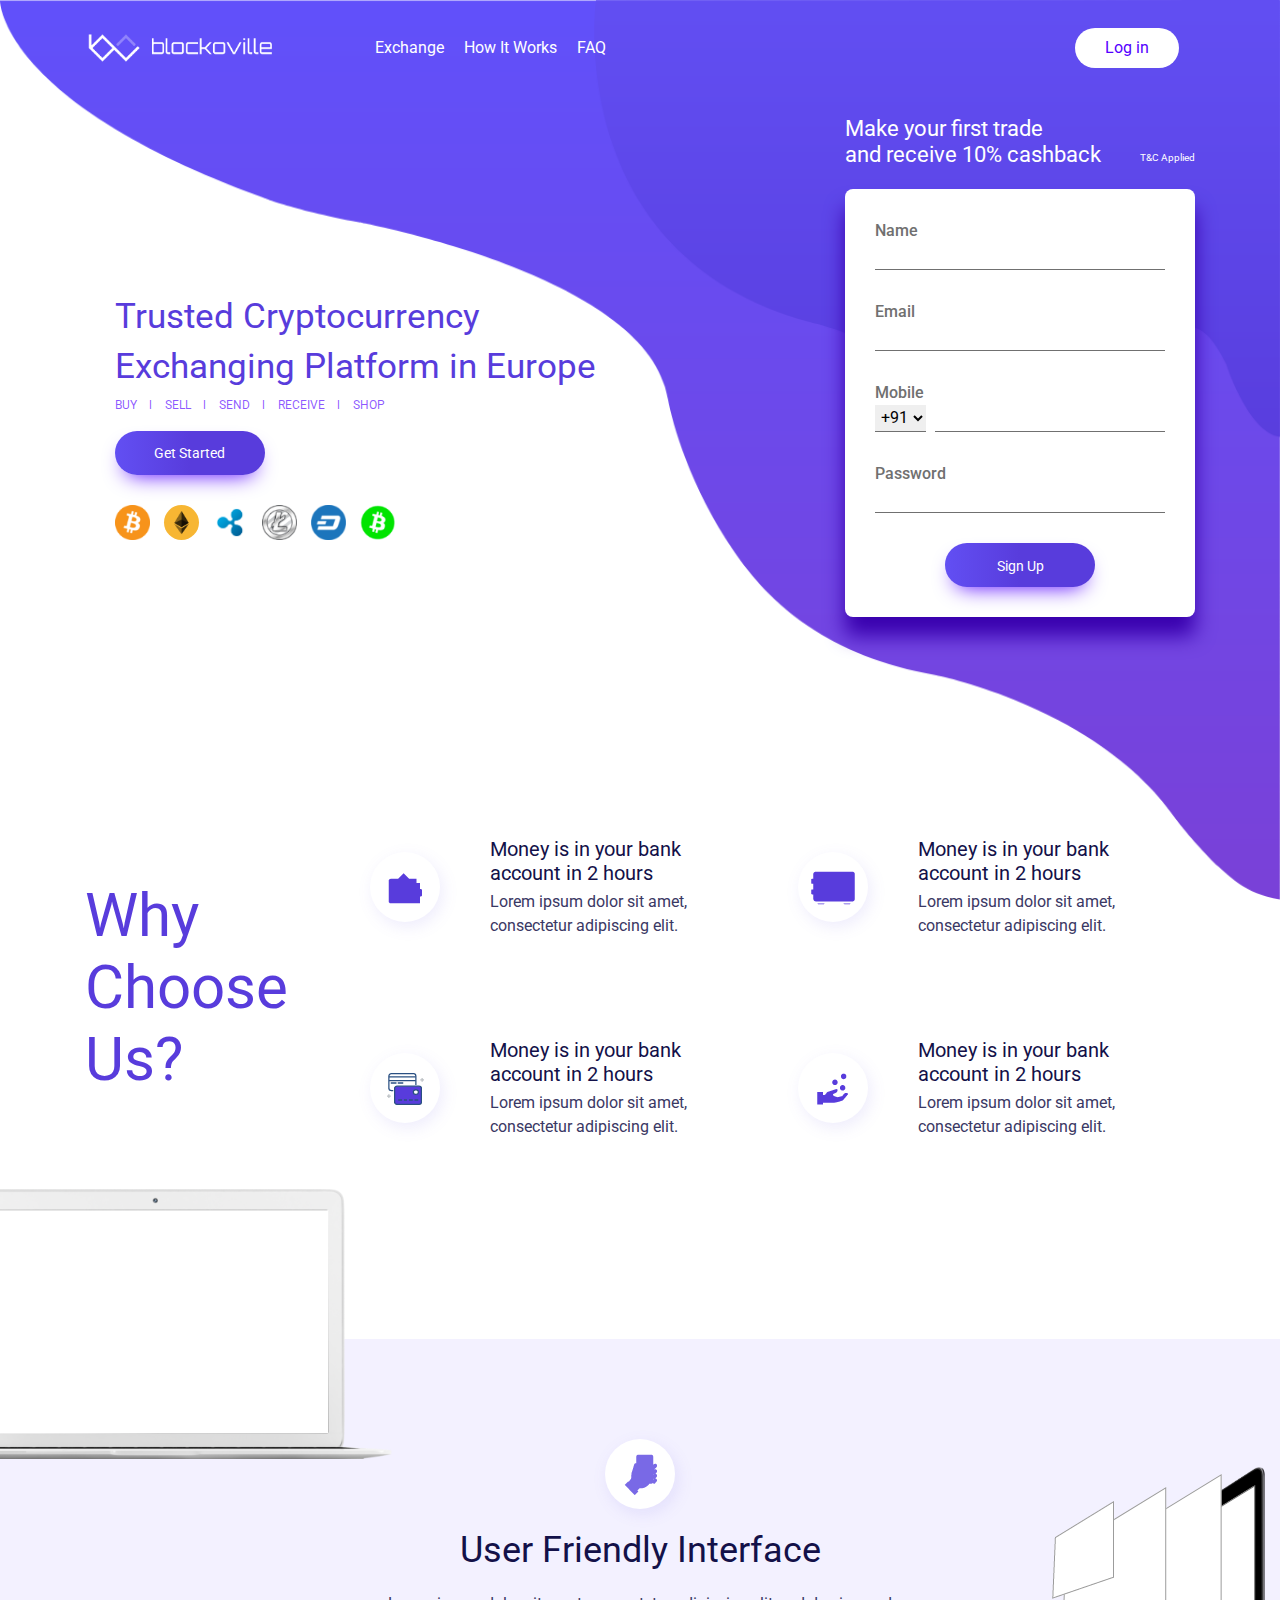
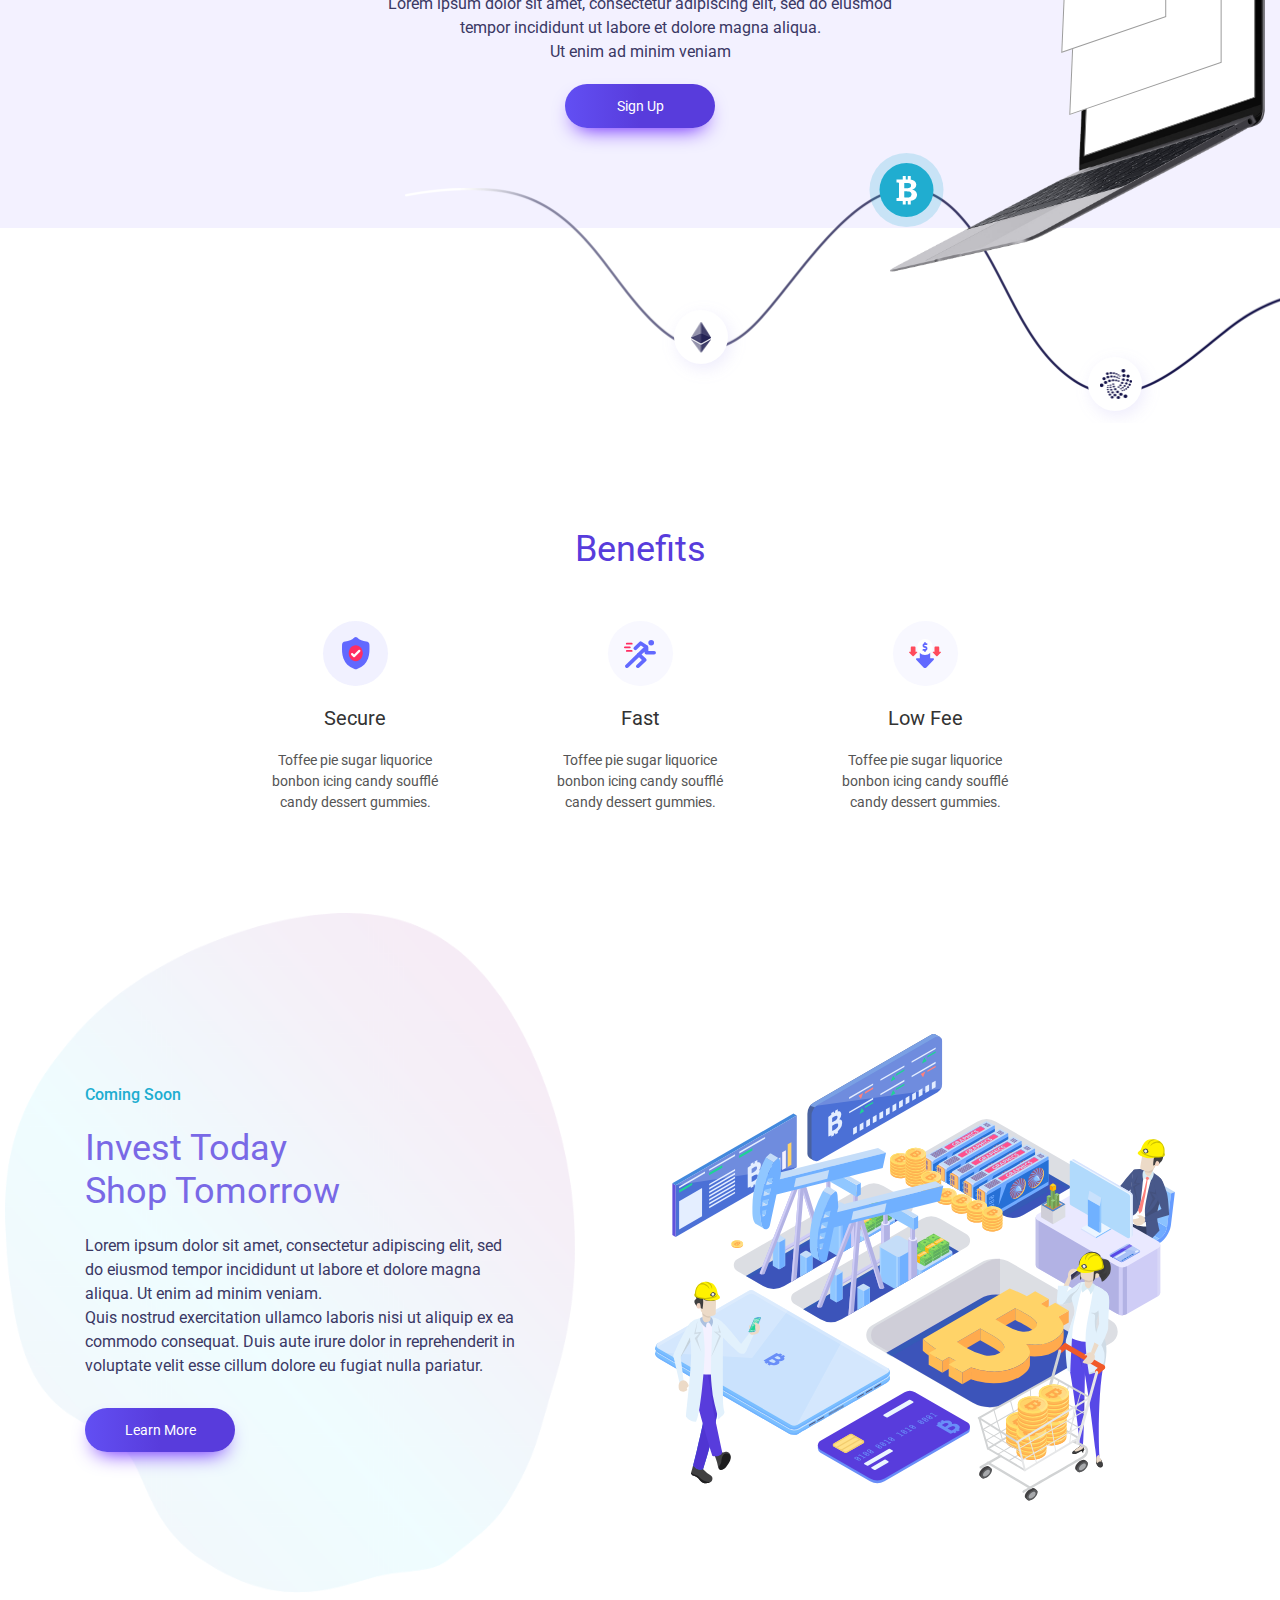
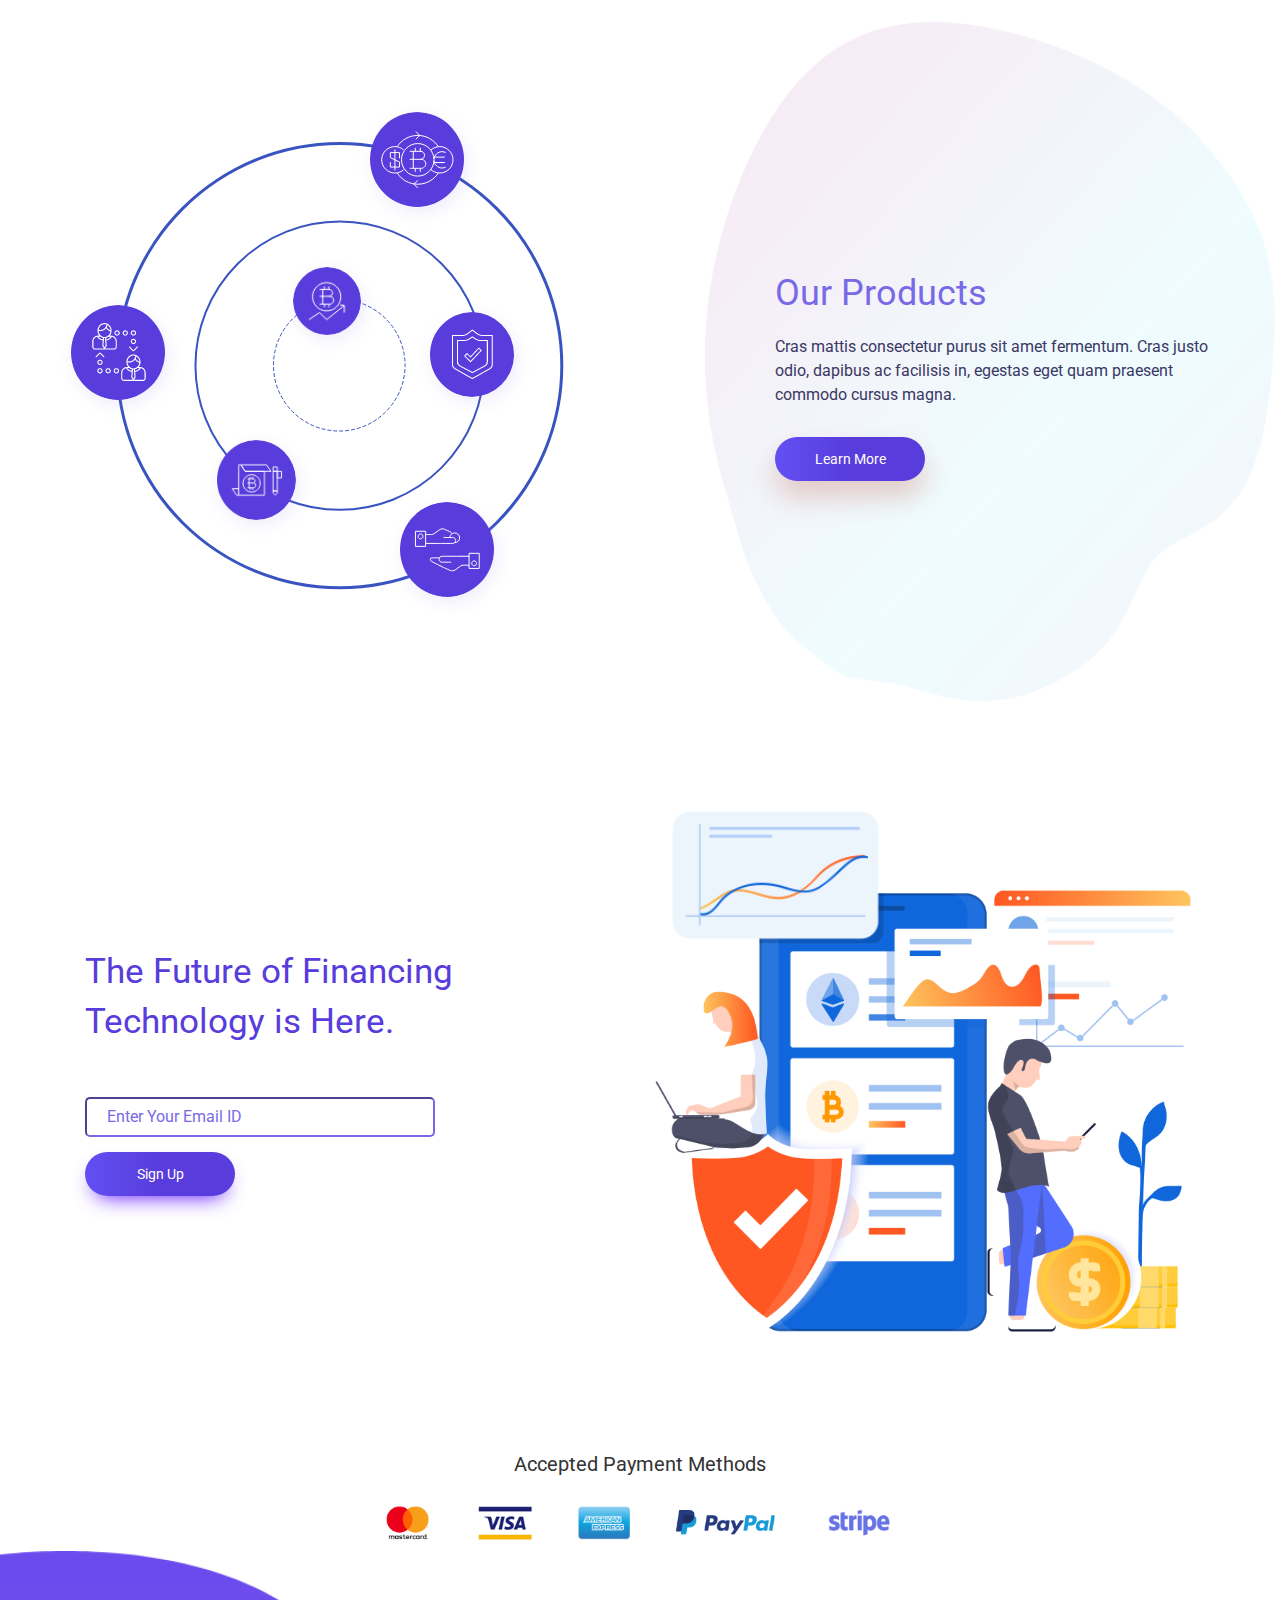
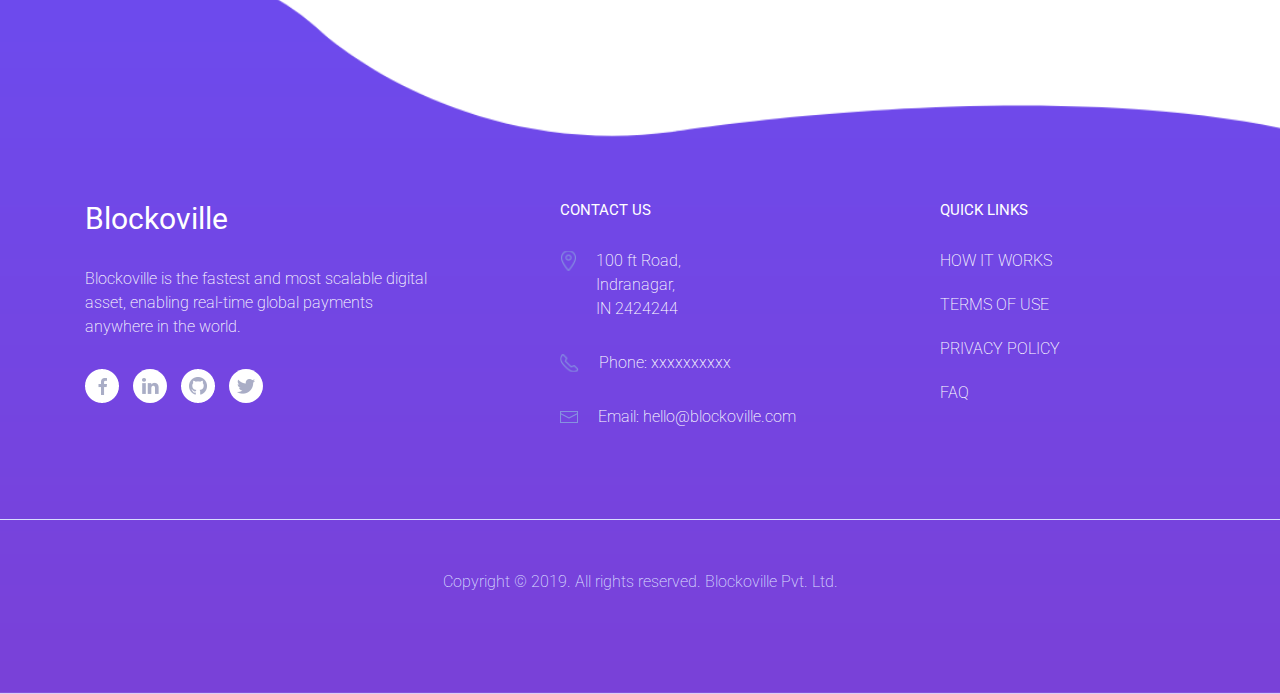
<file: index.html>
<!DOCTYPE html>
<html>

<head>
    <meta charset="utf-8">
    <meta content="IE=edge" http-equiv="X-UA-Compatible">
    <meta content="width=device-width, initial-scale=1.0" name="viewport">
    <meta content="" name="description">
    <meta content="" name="keywords">
    <meta content="Qrolic Technologies" name="author">
    <title>BLOCKOVILLE</title>
    <!-- Bootstrap css -->
    <link href="css/bootstrap.min.css" media="screen" rel="stylesheet">
    <!-- Main custom css -->
    <link href="css/style.css" media="screen" rel="stylesheet">
    <link rel="stylesheet" href="css/responsive.css">
    <!-- HTML5 shim and Respond.js for IE8 support of HTML5 elements and media queries -->
    <!-- WARNING: Respond.js doesn't work if you view the page via file:// -->
    <!--[if lt IE 9]>
        <script src="https://oss.maxcdn.com/html5shiv/3.7.2/html5shiv.min.js"></script>
        <script src="https://oss.maxcdn.com/respond/1.4.2/respond.min.js"></script>
        <![endif]-->
</head>

<body>

    <!-- header start -->
    <section>
        <div class="heade-wrap">
            <div class="header-inner">
                <div class="navigation-wrap">
                    <div class="container">
                        <div class="navigation">
                            <nav class="navbar navbar-expand-lg">
                                <a class="navbar-brand" href="#">
                                    <img id="change-logo" src="images/logo/Blockoville_Logo_White.png" alt="">
                                </a>
                                <button class="navbar-toggler" type="button" data-toggle="collapse"
                                    data-target="#navbarNav" aria-controls="navbarNav" aria-expanded="false"
                                    aria-label="Toggle navigation">
                                    <span class="menu-icon">
                                        <svg version="1.1" id="Capa_1" xmlns="http://www.w3.org/2000/svg"
                                            xmlns:xlink="http://www.w3.org/1999/xlink" x="0px" y="0px" width="73.168px"
                                            height="73.168px" viewBox="0 0 73.168 73.168"
                                            style="enable-background:new 0 0 73.168 73.168;" xml:space="preserve">
                                            <g>
                                                <g id="Navigation">
                                                    <g>
                                                        <path d="M4.242,14.425h64.684c2.344,0,4.242-1.933,4.242-4.324c0-2.385-1.898-4.325-4.242-4.325H4.242
				C1.898,5.776,0,7.716,0,10.101C0,12.493,1.898,14.425,4.242,14.425z M68.926,32.259H4.242C1.898,32.259,0,34.2,0,36.584
				c0,2.393,1.898,4.325,4.242,4.325h64.684c2.344,0,4.242-1.933,4.242-4.325C73.168,34.2,71.27,32.259,68.926,32.259z
				 M68.926,58.742H4.242C1.898,58.742,0,60.683,0,63.067c0,2.393,1.898,4.325,4.242,4.325h64.684c2.344,0,4.242-1.935,4.242-4.325
				C73.168,60.683,71.27,58.742,68.926,58.742z" />
                                                    </g>
                                                </g>
                                            </g>
                                            <g>
                                            </g>
                                            <g>
                                            </g>
                                            <g>
                                            </g>
                                            <g>
                                            </g>
                                            <g>
                                            </g>
                                            <g>
                                            </g>
                                            <g>
                                            </g>
                                            <g>
                                            </g>
                                            <g>
                                            </g>
                                            <g>
                                            </g>
                                            <g>
                                            </g>
                                            <g>
                                            </g>
                                            <g>
                                            </g>
                                            <g>
                                            </g>
                                            <g>
                                            </g>
                                        </svg>

                                    </span>
                                </button>
                                <div class="collapse navbar-collapse" id="navbarNav">
                                    <ul class="navbar-nav">
                                        <li class="nav-item active">
                                            <a class="nav-link" href="#" title="">Exchange</a>
                                        </li>
                                        <li class="nav-item">
                                            <a class="nav-link" href="#" title="">How It Works</a>
                                        </li>
                                        <li class="nav-item">
                                            <a class="nav-link" href="#" title="">FAQ</a>
                                        </li>
                                    </ul>
                                    <div class="login-btn">
                                        <a href="login-access.html" target="_blanck" title="">
                                            Log in
                                        </a>
                                    </div>
                                </div>
                            </nav>
                        </div>

                    </div>
                </div>
                <div class="container">
                    <div class="header-bake">
                        <div class="home-wrap">
                            <div class="row">
                                <div class="col-md-6">
                                    <div class="common-title-wrap" >
                                        <div class="common-title">
                                            <h1>Trusted Cryptocurrency<br>Exchanging Platform in Europe</h1>
                                            <div class="c-link">
                                                <a href="#" title="">
                                                    BUY &nbsp;&nbsp; l
                                                </a>
                                                <a href="#" title="">
                                                    SELL &nbsp;&nbsp; l
                                                </a>
                                                <a href="#" title="">
                                                    SEND &nbsp;&nbsp; l
                                                </a>
                                                <a href="#" title="">
                                                    RECEIVE &nbsp;&nbsp; l
                                                </a>
                                                <a href="#" title="">
                                                    SHOP
                                                </a>
                                            </div>
                                            <div class="getstart-btn">
                                                <a href="#" title="">
                                                    Get Started
                                                </a>
                                            </div>
                                            <div class="logos">
                                                <a href="#" title="" title="">
                                                    <img src="images/bitcoin_PNG16.png" alt="">
                                                </a>
                                                <a href="#" title="" class="bg-yellow" title="">
                                                    <img src="images/ETHEREUM-YOUTUBE-PROFILE-PIC.png" alt="">
                                                </a>
                                                <a href="#" title="" class="bg-white">
                                                    <img src="images/ripple.png" alt="">
                                                </a>
                                                <a href="#" title="">
                                                    <img src="images/Litecoin.png" alt="">
                                                </a>
                                                <a href="#" title="">
                                                    <img src="images/dash_circle_highres.png" alt="">
                                                </a>
                                                <a href="#" title="">
                                                    <img src="images/NJjb0kmQgaoyv57aV3bQ_large_S73NSYDjQMeidV16Bkns_full_BCash-Logo.png"
                                                        alt="">
                                                </a>
                                            </div>
                                        </div>
                                    </div>
                                </div>
                                <div class="col-md-6">
                                    <div class="home-submit" >
                                        <div class="home-inner">
                                            <h2>Make your first trade<br>and receive 10% cashback &nbsp;&nbsp;&nbsp;
                                                <span>T&C Applied</span>
                                            </h2>
                                            <form action="">
                                                <div class="form-wrap">
                                                    <div class="form-inner">
                                                        <div class="input-group">
                                                            <label>Name</label>
                                                            <input type="text" class="input-field">
                                                        </div>
                                                        <div class="input-group">
                                                            <label>Email</label>
                                                            <input type="email" class="input-field">
                                                        </div>
                                                        <div class="input-group input-number">
                                                            <label>Mobile</label>
                                                            <div class="number">
                                                                <select>
                                                                    <option>+91</option>
                                                                    <option>+92</option>
                                                                    <option>+93</option>
                                                                    <option>+94</option>
                                                                </select>
                                                            </div>
                                                            <input type="number" class="input-field input-num">
                                                        </div>
                                                        <div class="input-group">
                                                            <label>Password</label>
                                                            <input type="password" class="input-field">
                                                        </div>
                                                        <div class="submit-group">
                                                            <button type="submit" class="submit-btn">
                                                                Sign Up
                                                            </button>
                                                        </div>
                                                    </div>
                                                </div>
                                            </form>
                                        </div>
                                    </div>
                                </div>
                            </div>
                        </div>
                    </div>
                </div>
            </div>
        </div>
    </section>
    <!-- header end -->


    <!-- why choos us start -->
    <section>
        <div class="why-choose-us-wrap">
            <div class="container">
                <div class="why-choose-us-inner">
                    <div class="row">
                        <div class="col-md-3">
                            <div class="wcu-title">
                                <h1>Why <br>Choose <br> Us?</h1>
                            </div>
                        </div>
                        <div class="col-md-9">
                            <div class="row">
                                <div class="col-md-6">
                                    <div class="wcu-content-inner">
                                        <div class="wcu-content">
                                            <div class="wcu-content-img">
                                                <img src="images/icon-1.png" alt="">
                                            </div>
                                            <div class="w-content">
                                                <h5>Money is in your bank<br>account in 2 hours</h5>
                                                <p>Lorem ipsum dolor sit amet,<br>consectetur adipiscing elit.</p>
                                            </div>
                                        </div>
                                    </div>
                                </div>
                                <div class="col-md-6">
                                    <div class="wcu-content-inner" >
                                        <div class="wcu-content">
                                            <div class="wcu-content-img">
                                                <img src="images/icon-2.png" alt="">
                                            </div>
                                            <div class="w-content">
                                                <h5>Money is in your bank<br>account in 2 hours</h5>
                                                <p>Lorem ipsum dolor sit amet,<br>consectetur adipiscing elit.</p>
                                            </div>
                                        </div>
                                    </div>
                                </div>
                                <div class="col-md-6">
                                    <div class="wcu-content-inner mb-0">
                                        <div class="wcu-content">
                                            <div class="wcu-content-img">
                                                <img src="images/icon-3.png" alt="">
                                            </div>
                                            <div class="w-content">
                                                <h5>Money is in your bank<br>account in 2 hours</h5>
                                                <p>Lorem ipsum dolor sit amet,<br>consectetur adipiscing elit.</p>
                                            </div>
                                        </div>
                                    </div>
                                </div>
                                <div class="col-md-6">
                                    <div class="wcu-content-inner mb-0">
                                        <div class="wcu-content">
                                            <div class="wcu-content-img">
                                                <img src="images/icon-4.png" alt="">
                                            </div>
                                            <div class="w-content">
                                                <h5>Money is in your bank<br>account in 2 hours</h5>
                                                <p>Lorem ipsum dolor sit amet,<br>consectetur adipiscing elit.</p>
                                            </div>
                                        </div>
                                    </div>
                                </div>
                            </div>
                        </div>
                    </div>
                </div>
            </div>
        </div>
    </section>
    <!-- why choos us end -->

    <!-- user friendly start -->
    <section>
        <div class="ufi-wrap">
            <div class="ufi-inner">
                <div class="container">
                    <div class="row justify-content-center">
                        <div class="col-lg-6 col-md-10">
                            <div class="ufi-content-inner">
                                <div class="ufi-content">
                                    <div class="wcu-content-img">
                                        <img src="images/icon-5.png" alt="">
                                    </div>
                                    <h2>
                                        User Friendly Interface
                                    </h2>
                                    <p>Lorem ipsum dolor sit amet, consectetur adipiscing elit, sed do eiusmod<br>tempor
                                        incididunt ut labore et dolore magna aliqua.<br>Ut enim ad minim veniam</p>
                                    <div class="signup-btn">
                                        <a href="sign-up.html" target="_blanck" title="">
                                            Sign Up
                                        </a>
                                    </div>
                                </div>
                            </div>
                        </div>
                    </div>
                </div>
            </div>
        </div>
    </section>
    <!-- user friendly end -->

    <!-- benefits start -->
    <section>
        <div class="benefits-wrap">
            <div class="container">
                <div class="benefits-inner">
                    <div class="benefits-title">
                        <h2>Benefits</h2>
                    </div>
                    <div class="row justify-content-center">
                        <div class="col-lg-3 col-md-4">
                            <div class="benefits-content">
                                <div class="benefits-img">
                                    <img src="images/svg/icon.svg" alt="">
                                </div>
                                <h5>Secure</h5>
                                <p>Toffee pie sugar liquorice<br>bonbon icing candy soufflé<br>candy dessert gummies.
                                </p>
                            </div>
                        </div>
                        <div class="col-lg-3 col-md-4">
                            <div class="benefits-content">
                                <div class="benefits-img">
                                    <img src="images/svg/shapes.svg" alt="">
                                </div>
                                <h5>Fast</h5>
                                <p>Toffee pie sugar liquorice<br>bonbon icing candy soufflé<br>candy dessert gummies.
                                </p>
                            </div>
                        </div>
                        <div class="col-lg-3 col-md-4">
                            <div class="benefits-content">
                                <div class="benefits-img">
                                    <img src="images/svg/shapes-1.svg" alt="">
                                </div>
                                <h5>Low Fee</h5>
                                <p>Toffee pie sugar liquorice<br>bonbon icing candy soufflé<br>candy dessert gummies.
                                </p>
                            </div>
                        </div>
                    </div>
                </div>
            </div>
        </div>
        <div class="invest-today-wrap">
            <div class="row m-0">
                <div class="col-md-6">
                    <div class="b-common-content-wrap">
                        <div class="b-common-content">
                            <span>Coming Soon</span>
                            <h2>Invest Today<br>Shop Tomorrow</h2>
                            <p>Lorem ipsum dolor sit amet, consectetur adipiscing elit, sed<br>do eiusmod tempor
                                incididunt ut labore et dolore magna<br>aliqua. Ut enim ad minim veniam.<br>Quis nostrud
                                exercitation ullamco laboris nisi ut aliquip ex ea<br>commodo consequat. Duis aute
                                irure dolor in reprehenderit in<br>voluptate velit esse cillum dolore eu fugiat nulla
                                pariatur.</p>
                            <div class="getstart-btn">
                                <a href="#" title="">
                                    Learn More
                                </a>
                            </div>
                        </div>
                    </div>
                </div>
                <div class="col-md-6">
                    <div class="invest-big-img" >
                        <img src="images/svg/Main-Image.svg" alt="">
                    </div>
                </div>
            </div>
        </div>
        <div class="our-product-wrap">
            <div class="our-product-inner">
                <div class="row m-0">
                    <div class="col-md-6">
                        <div class="client-img-wrap">
                            <div class="client-img-inner">
                                <div class="client-img">
                                    <img src="images/Group-4443.png" alt="" class="round-image">
                                    <div class="c-image-bake">
                                        <div class="c-image-inner">
                                            <img src="images/icon-8.png" class="i-1" alt="">
                                            <img src="images/icon-11.png" class="i-2" alt="" >
                                            <img src="images/icon-9.png" class="i-3" alt="" >
                                            <img src="images/icon-7.png" class="i-4" alt="">
                                            <img src="images/icon-10.png" class="i-5" alt="" >
                                            <img src="images/icon-6.png" class="i-6" alt="" >
                                        </div>
                                    </div>
                                </div>
                            </div>
                        </div>
                    </div>
                    <div class="col-md-6">
                        <div class="our-product-content"  >
                            <div class="b-common-content">
                                <h2>Our Products</h2>
                                <p>Cras mattis consectetur purus sit amet fermentum. Cras justo<br>odio, dapibus ac
                                    facilisis in, egestas eget quam praesent<br>commodo cursus magna.</p>
                                <div class="getstart-btn">
                                    <a href="#" title="" class="yellow-shadow">
                                        Learn More
                                    </a>
                                </div>
                            </div>
                        </div>
                    </div>
                </div>
            </div>
        </div>
        <div class="the-future-wrap">
            <div class="container">
                <div class="row">
                    <div class="col-md-6">
                        <div class="future-content" >
                            <div class="common-title">
                                <h1>The Future of Financing<br>Technology is Here.</h1>
                                <input type="email" placeholder="Enter Your Email ID">
                                <div class="getstart-btn">
                                    <a href="#" title="">
                                        Sign Up
                                    </a>
                                </div>
                            </div>
                        </div>
                    </div>
                    <div class="col-md-6">
                        <div class="future-image" >
                            <img src="images/svg/Graphic-1.svg" alt="">
                        </div>
                    </div>
                </div>
            </div>
        </div>
        <div class="accepte-payment-wrap">
            <div class="container">
                <div class="row">
                    <div class="col-md-12">
                        <div class="accepte-payment-inner">
                            <div class="benefits-content">
                                <h5>Accepted Payment Methods</h5>
                            </div>
                            <div class="payment-logos">
                                <a href="#" title="" >
                                    <img src="images/Image-2.png" alt="">
                                </a>
                                <a href="#" title=""  >
                                    <img src="images/Image-3.png" alt="">
                                </a>
                                <a href="#" title="" >
                                    <img src="images/Image-4.png" alt="">
                                </a>
                                <a href="#" title="" >
                                    <img src="images/Image-5.png" alt="">
                                </a>
                                <a href="#" title=""  >
                                    <img src="images/Image-6.png" alt="">
                                </a>
                            </div>
                        </div>
                    </div>
                </div>
            </div>
        </div>
    </section>
    <!-- benefits end -->

    <!-- footer start -->
    <section>
        <div class="footer-wrap">
            <div class="foter-inner">
                <div class="container">
                    <div class="row">
                        <div class="col-md-5">
                            <div class="footer-content">
                                <h3>
                                    Blockoville
                                </h3>
                                <p>Blockoville is the fastest and most scalable digital<br>asset, enabling real-time
                                    global
                                    payments<br>anywhere in the world.</p>
                                <div class="social-icons">
                                    <a href="#" title="">
                                        <img src="images/facebook.png" alt="">
                                    </a>
                                    <a href="#" title="">
                                        <img src="images/Group-4445.png" alt="">
                                    </a>
                                    <a href="#" title="">
                                        <img src="images/Group-4446.png" alt="">
                                    </a>
                                    <a href="#" title="">
                                        <img src="images/Group-4444.png" alt="">
                                    </a>
                                </div>
                            </div>
                        </div>
                        <div class="col-md-4 col-sm-6">
                            <div class="contact-us" >
                                <h5>CONTACT US</h5>
                                <div class="c-group">
                                    <div class="c-image">
                                        <img src="images/location.png" alt="">
                                    </div>
                                    <p>100 ft Road,<br>Indranagar,<br>IN 2424244</p>
                                </div>
                                <div class="c-group">
                                    <div class="c-image">
                                        <img src="images/receiver.png" alt="">
                                    </div>
                                    <p>Phone: xxxxxxxxxx</p>
                                </div>
                                <div class="c-group">
                                    <div class="c-image">
                                        <img src="images/mail.png" alt="">
                                    </div>
                                    <p>Email: hello@blockoville.com</p>
                                </div>
                            </div>
                        </div>
                        <div class="col-md-3 col-sm-6">
                            <div class="q-links contact-us"  >
                                <h5>QUICK LINKS</h5>
                                <ul>
                                    <li><a href="#" title="">HOW IT WORKS</a></li>
                                    <li><a href="#" title="">TERMS OF USE</a></li>
                                    <li><a href="#" title="">PRIVACY POLICY</a></li>
                                    <li><a href="faq.html" target="_blanck" title="">FAQ</a></li>
                                </ul>
                            </div>
                        </div>
                    </div>
                </div>
                <div class="footer-sec">
                    <div class="copyright">
                        <p>Copyright © 2019. All rights reserved. Blockoville Pvt. Ltd.</p>
                    </div>
                </div>
            </div>
        </div>
    </section>
    <!-- footer end -->


    <!-- Jquery Library File -->
    <script src="js/jquery-1.12.4.min.js "></script>
    <!-- Bootstrap js file -->
    <script src="js/bootstrap.min.js "></script>
    <!-- Main js file -->
    <script src="js/script.js "></script>

</body>

</html>
</file>
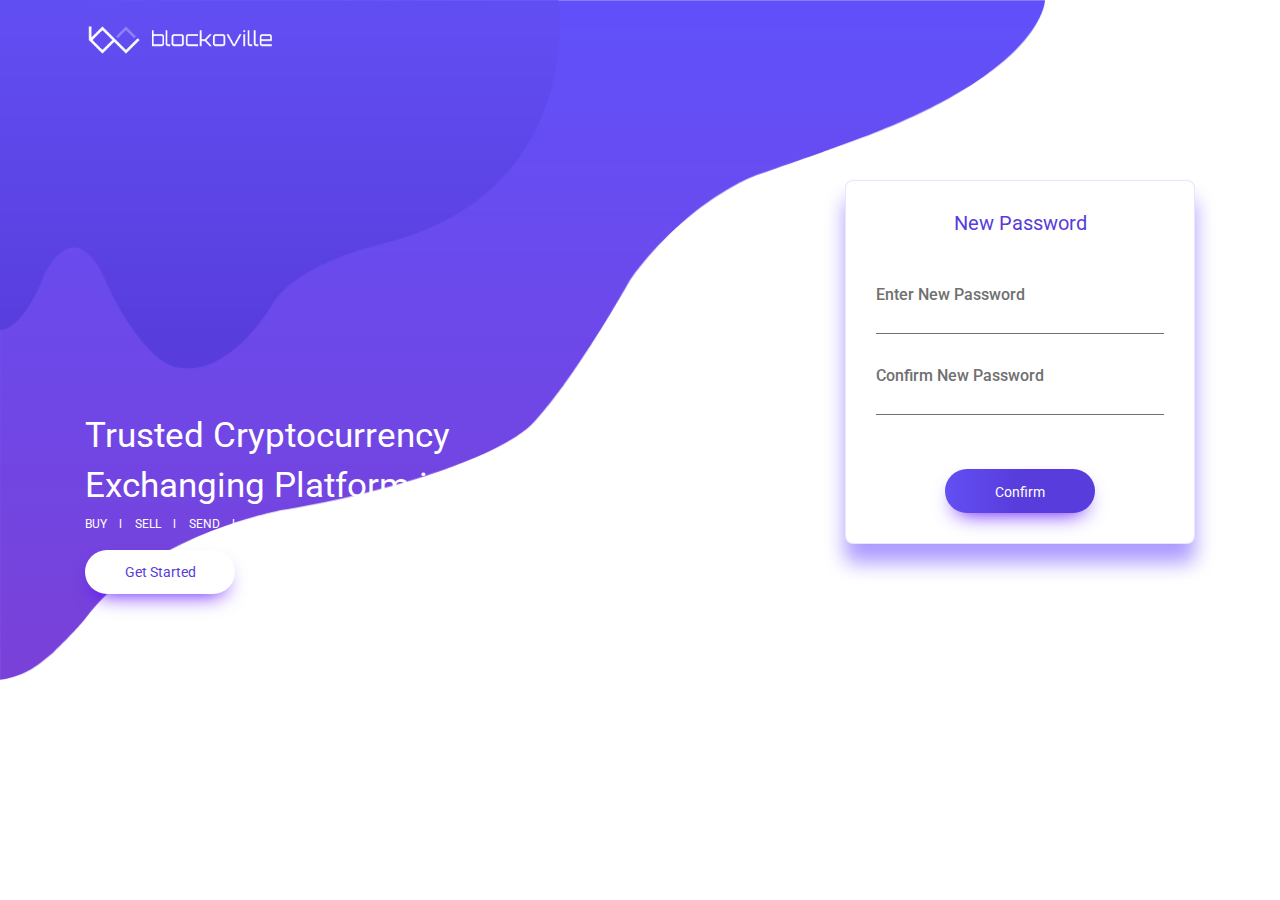
<file: confirm-password.html>
<!DOCTYPE html>
<html>

<head>
    <meta charset="utf-8">
    <meta content="IE=edge" http-equiv="X-UA-Compatible">
    <meta content="width=device-width, initial-scale=1.0" name="viewport">
    <meta content="" name="description">
    <meta content="" name="keywords">
    <meta content="Qrolic Technologies" name="author">
    <title>BLOCKOVILLE</title>
    <!-- Bootstrap css -->
    <link href="css/bootstrap.min.css" media="screen" rel="stylesheet">
    <!-- Main custom css -->
    <link href="css/style.css" media="screen" rel="stylesheet">
    <link rel="stylesheet" href="css/responsive.css">
    <!-- HTML5 shim and Respond.js for IE8 support of HTML5 elements and media queries -->
    <!-- WARNING: Respond.js doesn't work if you view the page via file:// -->
    <!--[if lt IE 9]>
        <script src="https://oss.maxcdn.com/html5shiv/3.7.2/html5shiv.min.js"></script>
        <script src="https://oss.maxcdn.com/respond/1.4.2/respond.min.js"></script>
        <![endif]-->
</head>

<body>

    <!-- header start -->
    <section>
        <div class="heade-wrap left-bg">
            <div class="header-inner">
                <div class="navigation-wrap">
                    <div class="container">
                        <div class="navigation">
                            <nav class="navbar navbar-expand-lg">
                                <a class="navbar-brand" href="index.html">
                                    <img id="change-logo" src="images/logo/Blockoville_Logo_White.png" alt="">
                                </a>
                            </nav>
                        </div>

                    </div>
                </div>
                <div class="container">
                    <div class="header-bake">
                        <div class="home-wrap">
                            <div class="row">
                                <div class="col-md-6">
                                    <div class="common-title-wrap" >
                                        <div class="common-title white-title">
                                            <h1>Trusted Cryptocurrency<br>Exchanging Platform in Europe</h1>
                                            <div class="c-link">
                                                <a href="#" title="">
                                                    BUY &nbsp;&nbsp; l
                                                </a>
                                                <a href="#" title="">
                                                    SELL &nbsp;&nbsp; l
                                                </a>
                                                <a href="#" title="">
                                                    SEND &nbsp;&nbsp; l
                                                </a>
                                                <a href="#" title="">
                                                    RECEIVE &nbsp;&nbsp; l
                                                </a>
                                                <a href="#" title="">
                                                    SHOP
                                                </a>
                                            </div>
                                            <div class="getstart-btn">
                                                <a href="#" title="">
                                                    Get Started
                                                </a>
                                            </div>
                                        </div>
                                    </div>
                                </div>
                                <div class="col-md-6">
                                    <div class="home-submit" >
                                        <div class="home-inner">
                                            <form action="">
                                                <div class="form-wrap validation-form reset-pass">
                                                    <div class="form-inner">
                                                        <div class="form-inner-title">
                                                            <h3 class="center">New Password</h3>
                                                        </div>
                                                        <div class="br-none">&nbsp;<br>&nbsp;</div>
                                                        <div class="input-group">
                                                            <label>Enter New Password</label>
                                                            <input type="password" class="input-field">
                                                        </div>
                                                        <div class="input-group">
                                                            <label>Confirm New Password</label>
                                                            <input type="password" class="input-field">
                                                        </div>
                                                        <div class="br-none">&nbsp;</div>
                                                        <div class="submit-group">
                                                            <button type="submit" class="submit-btn">
                                                                Confirm
                                                            </button>
                                                        </div>
                                                    </div>
                                                </div>
                                            </form>
                                        </div>
                                    </div>
                                </div>
                            </div>
                        </div>
                    </div>
                </div>
            </div>
        </div>
    </section>
    <!-- header end -->



    <!-- Jquery Library File -->
    <script src="js/jquery-1.12.4.min.js "></script>
    <!-- Bootstrap js file -->
    <script src="js/bootstrap.min.js "></script>
    <!-- Main js file -->
    <script src="js/script.js "></script>

</body>

</html>
</file>
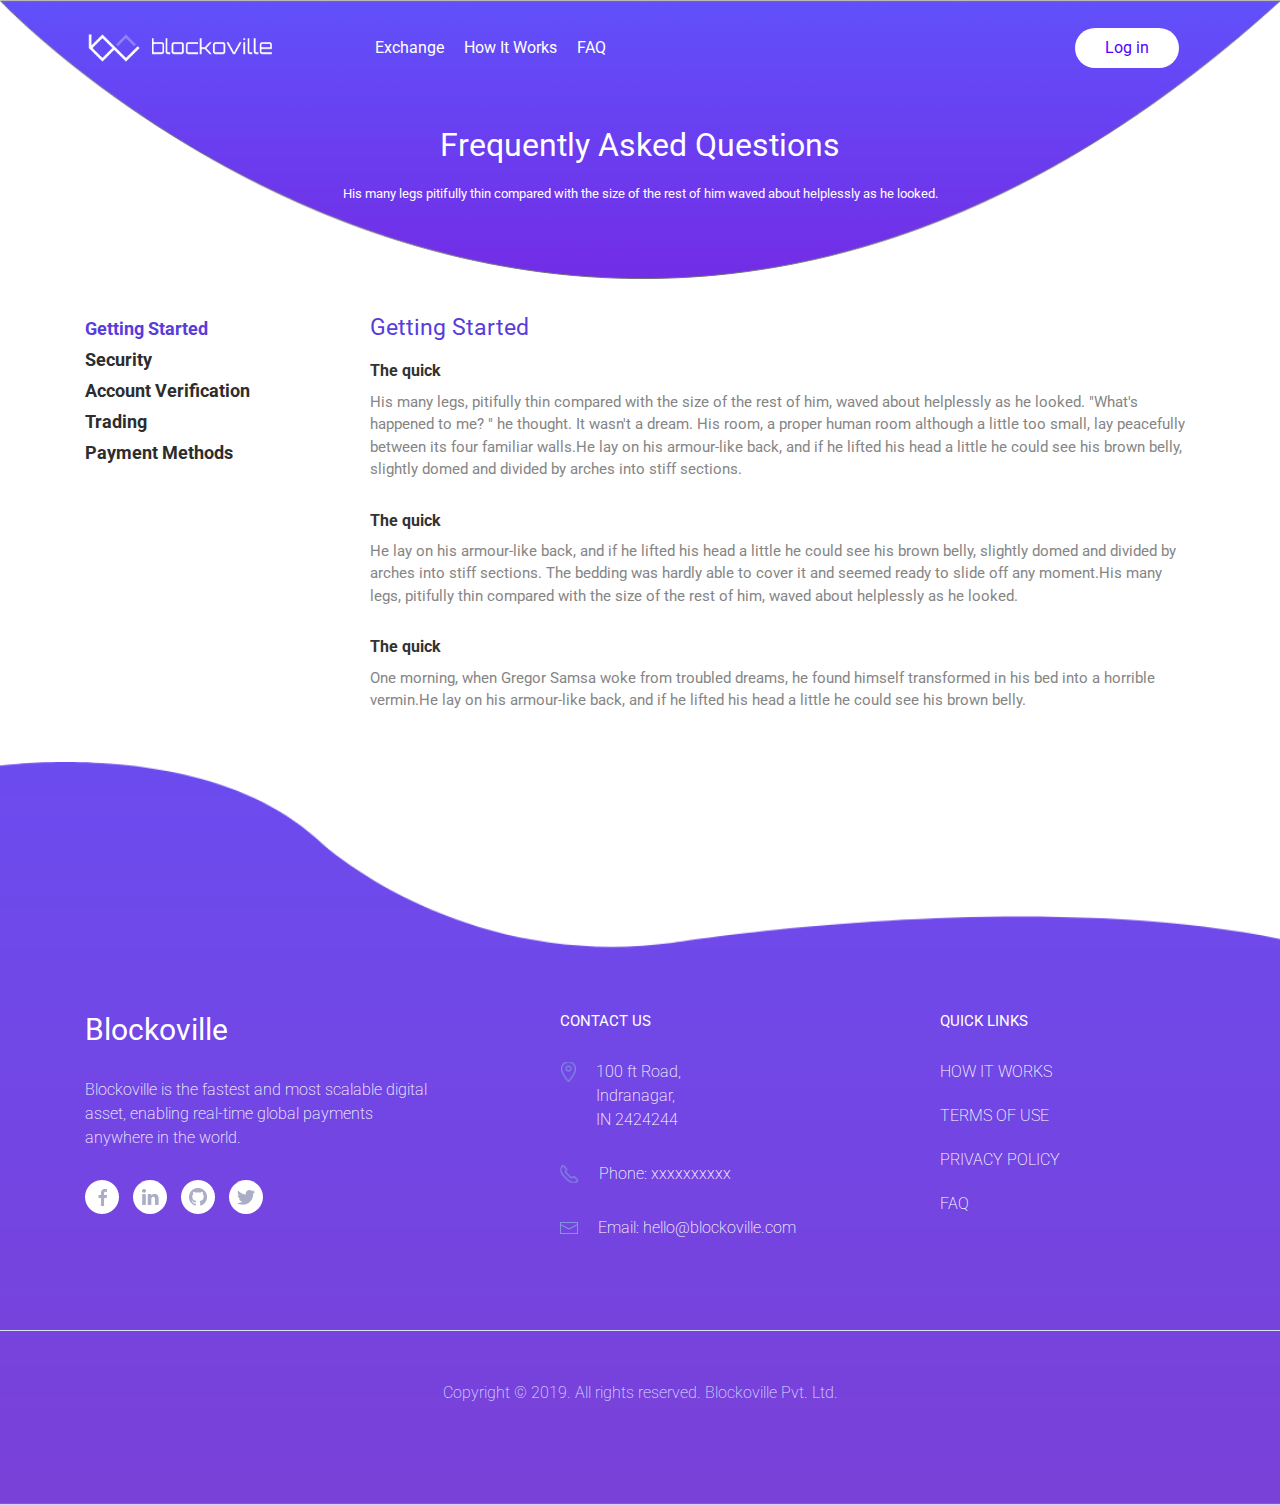
<file: faq.html>
<!DOCTYPE html>
<html>

<head>
    <meta charset="utf-8">
    <meta content="IE=edge" http-equiv="X-UA-Compatible">
    <meta content="width=device-width, initial-scale=1.0" name="viewport">
    <meta content="" name="description">
    <meta content="" name="keywords">
    <meta content="Qrolic Technologies" name="author">
    <title>BLOCKOVILLE</title>
    <!-- Bootstrap css -->
    <link href="css/bootstrap.min.css" media="screen" rel="stylesheet">
    <!-- Main custom css -->
    <link href="css/style.css" media="screen" rel="stylesheet">
    <link rel="stylesheet" href="css/responsive.css">
    <!-- HTML5 shim and Respond.js for IE8 support of HTML5 elements and media queries -->
    <!-- WARNING: Respond.js doesn't work if you view the page via file:// -->
    <!--[if lt IE 9]>
        <script src="https://oss.maxcdn.com/html5shiv/3.7.2/html5shiv.min.js"></script>
        <script src="https://oss.maxcdn.com/respond/1.4.2/respond.min.js"></script>
        <![endif]-->
</head>

<body>

    <!-- header start -->
    <section>
        <div class="heade-wrap sec-bg">
            <div class="header-inner">
                <div class="navigation-wrap">
                    <div class="container">
                        <div class="navigation">
                            <nav class="navbar navbar-expand-lg">
                                <a class="navbar-brand" href="index.html">
                                    <img id="change-logo" src="images/logo/Blockoville_Logo_White.png" alt="">
                                </a>
                                <button class="navbar-toggler" type="button" data-toggle="collapse"
                                    data-target="#navbarNav" aria-controls="navbarNav" aria-expanded="false"
                                    aria-label="Toggle navigation">
                                    <span class="menu-icon">
                                        <svg version="1.1" id="Capa_1" xmlns="http://www.w3.org/2000/svg"
                                            xmlns:xlink="http://www.w3.org/1999/xlink" x="0px" y="0px" width="73.168px"
                                            height="73.168px" viewBox="0 0 73.168 73.168"
                                            style="enable-background:new 0 0 73.168 73.168;" xml:space="preserve">
                                            <g>
                                                <g id="Navigation">
                                                    <g>
                                                        <path d="M4.242,14.425h64.684c2.344,0,4.242-1.933,4.242-4.324c0-2.385-1.898-4.325-4.242-4.325H4.242
				C1.898,5.776,0,7.716,0,10.101C0,12.493,1.898,14.425,4.242,14.425z M68.926,32.259H4.242C1.898,32.259,0,34.2,0,36.584
				c0,2.393,1.898,4.325,4.242,4.325h64.684c2.344,0,4.242-1.933,4.242-4.325C73.168,34.2,71.27,32.259,68.926,32.259z
				 M68.926,58.742H4.242C1.898,58.742,0,60.683,0,63.067c0,2.393,1.898,4.325,4.242,4.325h64.684c2.344,0,4.242-1.935,4.242-4.325
				C73.168,60.683,71.27,58.742,68.926,58.742z" />
                                                    </g>
                                                </g>
                                            </g>
                                            <g>
                                            </g>
                                            <g>
                                            </g>
                                            <g>
                                            </g>
                                            <g>
                                            </g>
                                            <g>
                                            </g>
                                            <g>
                                            </g>
                                            <g>
                                            </g>
                                            <g>
                                            </g>
                                            <g>
                                            </g>
                                            <g>
                                            </g>
                                            <g>
                                            </g>
                                            <g>
                                            </g>
                                            <g>
                                            </g>
                                            <g>
                                            </g>
                                            <g>
                                            </g>
                                        </svg>

                                    </span>
                                </button>
                                <div class="collapse navbar-collapse" id="navbarNav">
                                    <ul class="navbar-nav">
                                        <li class="nav-item active">
                                            <a class="nav-link" href="#">Exchange</a>
                                        </li>
                                        <li class="nav-item">
                                            <a class="nav-link" href="#">How It Works</a>
                                        </li>
                                        <li class="nav-item">
                                            <a class="nav-link" href="#">FAQ</a>
                                        </li>
                                    </ul>
                                    <div class="login-btn">
                                        <a href="login-access.html" title="">
                                            Log in
                                        </a>
                                    </div>
                                </div>
                            </nav>
                        </div>

                    </div>
                </div>
                <div class="page-title-inner">
                    <div class="page-title">
                        <h1>Frequently Asked Questions</h1>
                        <p>His many legs pitifully thin compared with the size of the rest of him waved about helplessly
                            as he looked.</p>
                    </div>
                </div>
            </div>
        </div>
    </section>
    <!-- header end -->

    <!-- getting started start -->
    <section>
        <div class="gs-wrap">
            <div class="container">
                <div class="gs-inner">
                    <div class="row">
                        <div class="col-md-3">
                            <div class="gd-link-wrap">
                                <div class="gs-link">
                                    <ul>
                                        <li><a href="#" title="" class="active">Getting Started</a></li>
                                        <li><a href="#" title="">Security</a></li>
                                        <li><a href="#" title="">Account Verification</a></li>
                                        <li><a href="#" title="">Trading</a></li>
                                        <li><a href="#" title="">Payment Methods</a></li>
                                    </ul>
                                </div>
                            </div>
                        </div>
                        <div class="col-md-9">
                            <div class="gs-content-inner">
                                <div class="gs-content">
                                    <div class="gs-title">
                                        <h2>Getting Started</h2>
                                    </div>
                                    <div class="quick-group-inner">
                                        <div class="quick-group">
                                            <h4>The quick</h4>
                                            <p>His many legs, pitifully thin compared with the size of the rest of him,
                                                waved about helplessly as he looked. "What's happened to me? " he
                                                thought. It wasn't a dream. His room, a proper human room although a
                                                little too small, lay peacefully between its four familiar walls.He lay
                                                on his armour-like back, and if he lifted his head a little he could see
                                                his brown belly, slightly domed and divided by arches into stiff
                                                sections.</p>
                                        </div>
                                        <div class="quick-group">
                                            <h4>The quick</h4>
                                            <p>He lay on his armour-like back, and if he lifted his head a little he
                                                could see his brown belly, slightly domed and divided by arches into
                                                stiff sections. The bedding was hardly able to cover it and seemed ready
                                                to slide off any moment.His many legs, pitifully thin compared with the
                                                size of the rest of him, waved about helplessly as he looked.</p>
                                        </div>
                                        <div class="quick-group">
                                            <h4>The quick</h4>
                                            <p>One morning, when Gregor Samsa woke from troubled dreams, he found
                                                himself transformed in his bed into a horrible vermin.He lay on his
                                                armour-like back, and if he lifted his head a little he could see his
                                                brown belly.</p>
                                        </div>
                                    </div>
                                </div>
                            </div>
                        </div>
                    </div>
                </div>
            </div>
        </div>
    </section>
    <!-- getting started end -->


    <!-- footer start -->
    <section>
        <div class="footer-wrap">
            <div class="foter-inner">
                <div class="container">
                    <div class="row">
                        <div class="col-md-5">
                            <div class="footer-content">
                                <h3>
                                    Blockoville
                                </h3>
                                <p>Blockoville is the fastest and most scalable digital<br>asset, enabling real-time
                                    global
                                    payments<br>anywhere in the world.</p>
                                <div class="social-icons">
                                    <a href="#" title="">
                                        <img src="images/facebook.png" alt="">
                                    </a>
                                    <a href="#" title="">
                                        <img src="images/Group-4445.png" alt="">
                                    </a>
                                    <a href="#" title="">
                                        <img src="images/Group-4446.png" alt="">
                                    </a>
                                    <a href="#" title="">
                                        <img src="images/Group-4444.png" alt="">
                                    </a>
                                </div>
                            </div>
                        </div>
                        <div class="col-md-4 col-sm-6">
                            <div class="contact-us">
                                <h5>CONTACT US</h5>
                                <div class="c-group">
                                    <div class="c-image">
                                        <img src="images/location.png" alt="">
                                    </div>
                                    <p>100 ft Road,<br>Indranagar,<br>IN 2424244</p>
                                </div>
                                <div class="c-group">
                                    <div class="c-image">
                                        <img src="images/receiver.png" alt="">
                                    </div>
                                    <p>Phone: xxxxxxxxxx</p>
                                </div>
                                <div class="c-group">
                                    <div class="c-image">
                                        <img src="images/mail.png" alt="">
                                    </div>
                                    <p>Email: hello@blockoville.com</p>
                                </div>
                            </div>
                        </div>
                        <div class="col-md-3 col-sm-6">
                            <div class="q-links contact-us">
                                <h5>QUICK LINKS</h5>
                                <ul>
                                    <li><a href="#" title="">HOW IT WORKS</a></li>
                                    <li><a href="#" title="">TERMS OF USE</a></li>
                                    <li><a href="#" title="">PRIVACY POLICY</a></li>
                                    <li><a href="#" title="">FAQ</a></li>
                                </ul>
                            </div>
                        </div>
                    </div>
                </div>
                <div class="footer-sec">
                    <div class="copyright">
                        <p>Copyright © 2019. All rights reserved. Blockoville Pvt. Ltd.</p>
                    </div>
                </div>
            </div>
        </div>
    </section>
    <!-- footer end -->


    <!-- Jquery Library File -->
    <script src="js/jquery-1.12.4.min.js "></script>
    <!-- Bootstrap js file -->
    <script src="js/bootstrap.min.js "></script>
    <!-- Main js file -->
    <script src="js/script.js "></script>

</body>

</html>
</file>
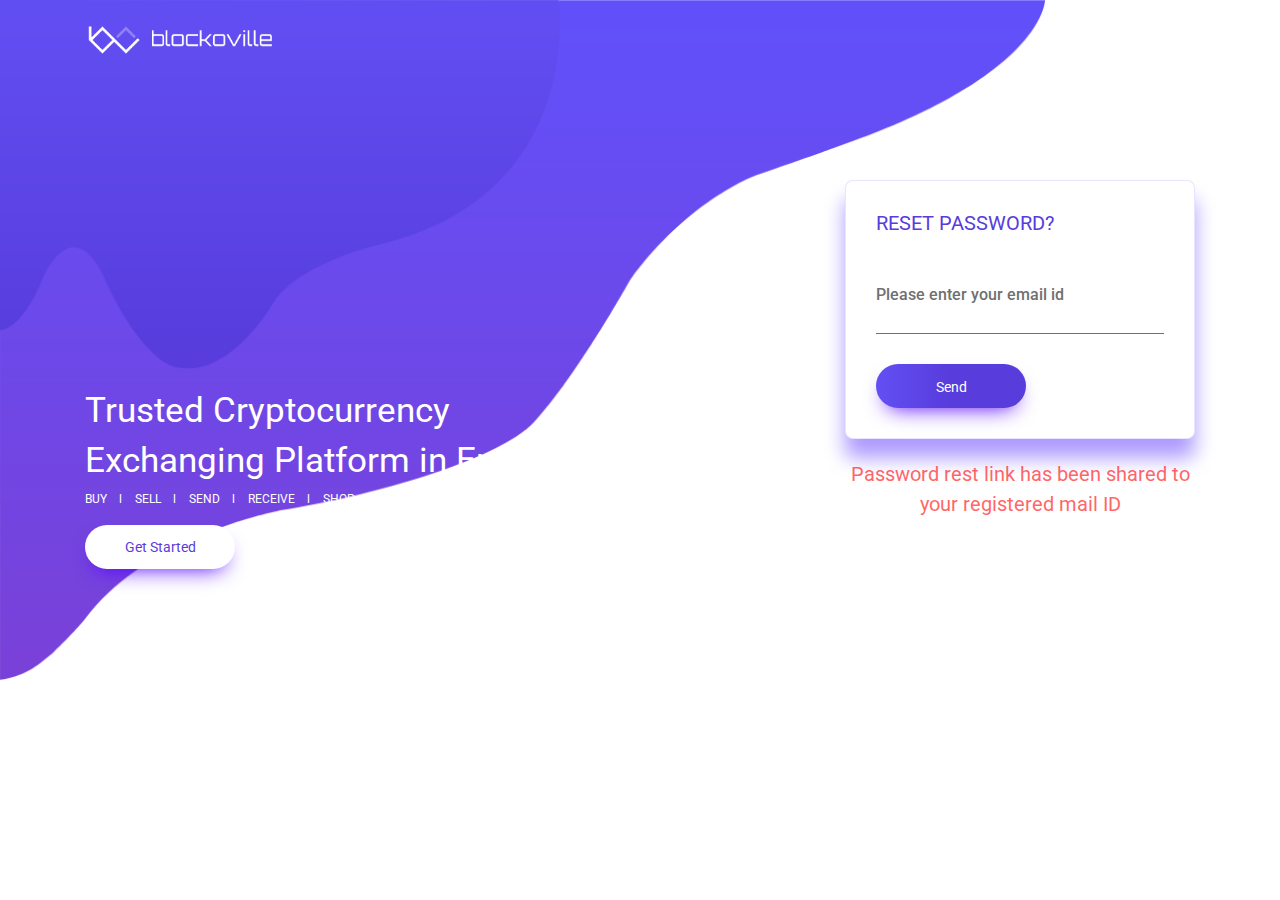
<file: forgot-password.html>
<!DOCTYPE html>
<html>

<head>
    <meta charset="utf-8">
    <meta content="IE=edge" http-equiv="X-UA-Compatible">
    <meta content="width=device-width, initial-scale=1.0" name="viewport">
    <meta content="" name="description">
    <meta content="" name="keywords">
    <meta content="Qrolic Technologies" name="author">
    <title>BLOCKOVILLE</title>
    <!-- Bootstrap css -->
    <link href="css/bootstrap.min.css" media="screen" rel="stylesheet">
    <!-- Main custom css -->
    <link href="css/style.css" media="screen" rel="stylesheet">
    <link rel="stylesheet" href="css/responsive.css">
    <!-- HTML5 shim and Respond.js for IE8 support of HTML5 elements and media queries -->
    <!-- WARNING: Respond.js doesn't work if you view the page via file:// -->
    <!--[if lt IE 9]>
        <script src="https://oss.maxcdn.com/html5shiv/3.7.2/html5shiv.min.js"></script>
        <script src="https://oss.maxcdn.com/respond/1.4.2/respond.min.js"></script>
        <![endif]-->
</head>

<body>

    <!-- header start -->
    <section>
        <div class="heade-wrap left-bg">
            <div class="header-inner">
                <div class="navigation-wrap">
                    <div class="container">
                        <div class="navigation">
                            <nav class="navbar navbar-expand-lg">
                                <a class="navbar-brand" href="index.html">
                                    <img id="change-logo" src="images/logo/Blockoville_Logo_White.png" alt="">
                                </a>
                            </nav>
                        </div>

                    </div>
                </div>
                <div class="container">
                    <div class="header-bake">
                        <div class="home-wrap">
                            <div class="row">
                                <div class="col-md-6">
                                    <div class="common-title-wrap" >
                                        <div class="common-title white-title">
                                            <h1>Trusted Cryptocurrency<br>Exchanging Platform in Europe</h1>
                                            <div class="c-link">
                                                <a href="#" title="">
                                                    BUY &nbsp;&nbsp; l
                                                </a>
                                                <a href="#" title="">
                                                    SELL &nbsp;&nbsp; l
                                                </a>
                                                <a href="#" title="">
                                                    SEND &nbsp;&nbsp; l
                                                </a>
                                                <a href="#" title="">
                                                    RECEIVE &nbsp;&nbsp; l
                                                </a>
                                                <a href="#" title="">
                                                    SHOP
                                                </a>
                                            </div>
                                            <div class="getstart-btn">
                                                <a href="#" title="">
                                                    Get Started
                                                </a>
                                            </div>
                                        </div>
                                    </div>
                                </div>
                                <div class="col-md-6">
                                    <div class="home-submit" >
                                        <div class="home-inner">
                                            <form action="">
                                                <div class="form-wrap validation-form reset-pass res-mar">
                                                    <div class="form-inner">
                                                        <div class="form-inner-title">
                                                            <h3>RESET PASSWORD?</h3>
                                                        </div>
                                                        <div class="br-none">&nbsp;<br>&nbsp;</div>
                                                        <div class="input-group">
                                                            <label>Please enter your email id</label>
                                                            <input type="email" class="input-field">
                                                        </div>
                                                        <div class="submit-group">
                                                            <button type="submit" class="submit-btn">
                                                                Send
                                                            </button>
                                                        </div>
                                                    </div>
                                                </div>
                                            </form>
                                            <p class="red-big-error center">Password rest link has been shared 
                                                    to your registered mail ID</p>
                                        </div>
                                    </div>
                                </div>
                            </div>
                        </div>
                    </div>
                </div>
            </div>
        </div>
    </section>
    <!-- header end -->



    <!-- Jquery Library File -->
    <script src="js/jquery-1.12.4.min.js "></script>
    <!-- Bootstrap js file -->
    <script src="js/bootstrap.min.js "></script>
    <!-- Main js file -->
    <script src="js/script.js "></script>

</body>

</html>
</file>
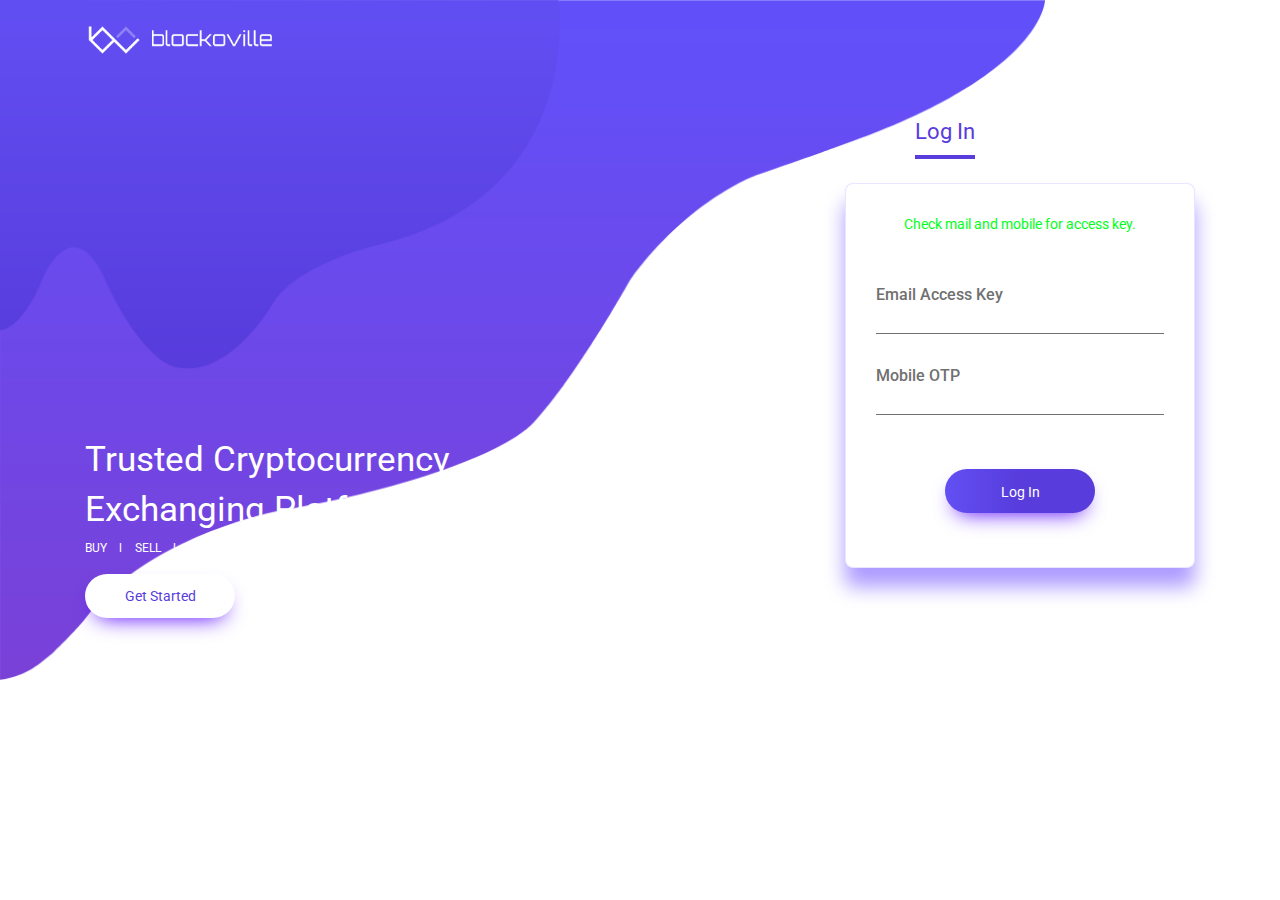
<file: login-access.html>
<!DOCTYPE html>
<html>

<head>
    <meta charset="utf-8">
    <meta content="IE=edge" http-equiv="X-UA-Compatible">
    <meta content="width=device-width, initial-scale=1.0" name="viewport">
    <meta content="" name="description">
    <meta content="" name="keywords">
    <meta content="Qrolic Technologies" name="author">
    <title>BLOCKOVILLE</title>
    <!-- Bootstrap css -->
    <link href="css/bootstrap.min.css" media="screen" rel="stylesheet">
    <!-- Main custom css -->
    <link href="css/style.css" media="screen" rel="stylesheet">
    <link rel="stylesheet" href="css/responsive.css">
    <!-- HTML5 shim and Respond.js for IE8 support of HTML5 elements and media queries -->
    <!-- WARNING: Respond.js doesn't work if you view the page via file:// -->
    <!--[if lt IE 9]>
        <script src="https://oss.maxcdn.com/html5shiv/3.7.2/html5shiv.min.js"></script>
        <script src="https://oss.maxcdn.com/respond/1.4.2/respond.min.js"></script>
        <![endif]-->
</head>

<body>

    <!-- header start -->
    <section>
        <div class="heade-wrap left-bg">
            <div class="header-inner">
                <div class="navigation-wrap">
                    <div class="container">
                        <div class="navigation">
                            <nav class="navbar navbar-expand-lg">
                                <a class="navbar-brand" href="index.html">
                                    <img id="change-logo" src="images/logo/Blockoville_Logo_White.png" alt="">
                                </a>
                            </nav>
                        </div>

                    </div>
                </div>
                <div class="container">
                    <div class="header-bake">
                        <div class="home-wrap">
                            <div class="row">
                                <div class="col-md-6">
                                    <div class="common-title-wrap" >
                                        <div class="common-title white-title">
                                            <h1>Trusted Cryptocurrency<br>Exchanging Platform in Europe</h1>
                                            <div class="c-link">
                                                <a href="#" title="">
                                                    BUY &nbsp;&nbsp; l
                                                </a>
                                                <a href="#" title="">
                                                    SELL &nbsp;&nbsp; l
                                                </a>
                                                <a href="#" title="">
                                                    SEND &nbsp;&nbsp; l
                                                </a>
                                                <a href="#" title="">
                                                    RECEIVE &nbsp;&nbsp; l
                                                </a>
                                                <a href="#" title="">
                                                    SHOP
                                                </a>
                                            </div>
                                            <div class="getstart-btn">
                                                <a href="#" title="">
                                                    Get Started
                                                </a>
                                            </div>
                                        </div>
                                    </div>
                                </div>
                                <div class="col-md-6">
                                    <div class="home-submit" >
                                        <div class="home-inner">
                                           <div class="ft-title">
                                               <ul>
                                                   <li><a href="#" class="active">Log In</a></li>
                                               </ul>
                                           </div>
                                            <form action="">
                                                <div class="form-wrap validation-form">
                                                    <div class="form-inner">
                                                            <p class="perot-error center">Check mail and mobile for access key.</p>
                                                        <div class="br-none">&nbsp;<br>&nbsp;</div>
                                                        <div class="input-group">
                                                            <label>Email Access Key</label>
                                                            <input type="text" class="input-field">
                                                        </div>
                                                        <div class="input-group">
                                                            <label>Mobile OTP</label>
                                                            <input type="number" class="input-field">
                                                        </div>
                                                        <div class="br-none">&nbsp;</div>
                                                        <div class="submit-group">
                                                            <button type="submit" class="submit-btn">
                                                                Log In
                                                            </button>
                                                        </div>
                                                        <div class="br-none">&nbsp;</div>
                                                    </div>
                                                </div>
                                            </form>
                                        </div>
                                    </div>
                                </div>
                            </div>
                        </div>
                    </div>
                </div>
            </div>
        </div>
    </section>
    <!-- header end -->



    <!-- Jquery Library File -->
    <script src="js/jquery-1.12.4.min.js "></script>
    <!-- Bootstrap js file -->
    <script src="js/bootstrap.min.js "></script>
    <!-- Main js file -->
    <script src="js/script.js "></script>

</body>

</html>
</file>
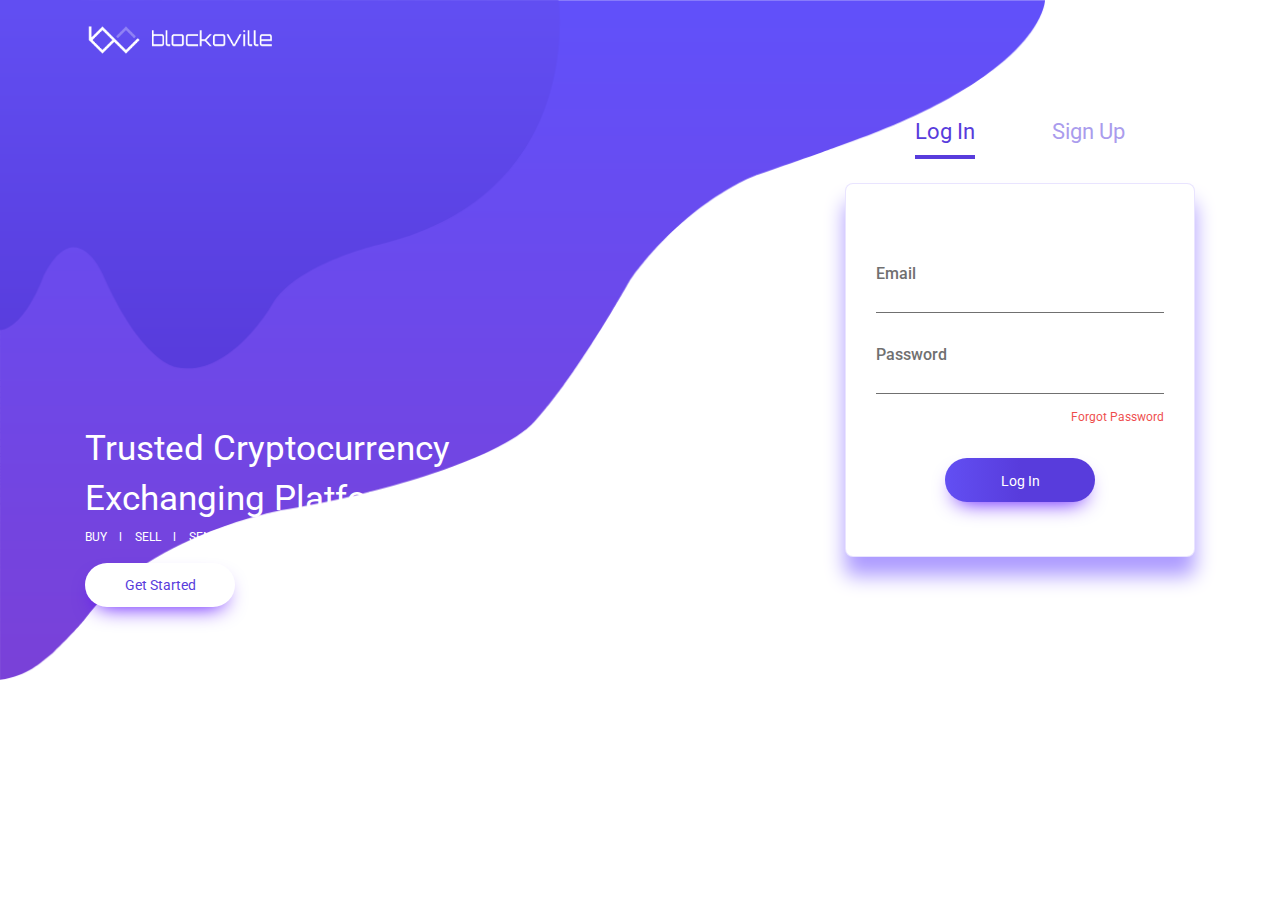
<file: sign-up.html>
<!DOCTYPE html>
<html>

<head>
    <meta charset="utf-8">
    <meta content="IE=edge" http-equiv="X-UA-Compatible">
    <meta content="width=device-width, initial-scale=1.0" name="viewport">
    <meta content="" name="description">
    <meta content="" name="keywords">
    <meta content="Qrolic Technologies" name="author">
    <title>BLOCKOVILLE</title>
    <!-- Bootstrap css -->
    <link href="css/bootstrap.min.css" media="screen" rel="stylesheet">
    <!-- Main custom css -->
    <link href="css/style.css" media="screen" rel="stylesheet">
    <link rel="stylesheet" href="css/responsive.css">
    <!-- HTML5 shim and Respond.js for IE8 support of HTML5 elements and media queries -->
    <!-- WARNING: Respond.js doesn't work if you view the page via file:// -->
    <!--[if lt IE 9]>
        <script src="https://oss.maxcdn.com/html5shiv/3.7.2/html5shiv.min.js"></script>
        <script src="https://oss.maxcdn.com/respond/1.4.2/respond.min.js"></script>
        <![endif]-->
</head>

<body>

    <!-- header start -->
    <section>
        <div class="heade-wrap left-bg">
            <div class="header-inner">
                <div class="navigation-wrap">
                    <div class="container">
                        <div class="navigation">
                            <nav class="navbar navbar-expand-lg">
                                <a class="navbar-brand" href="index.html">
                                    <img id="change-logo" src="images/logo/Blockoville_Logo_White.png" alt="">
                                </a>
                            </nav>
                        </div>

                    </div>
                </div>
                <div class="container">
                    <div class="header-bake">
                        <div class="home-wrap">
                            <div class="row">
                                <div class="col-md-6">
                                    <div class="common-title-wrap">
                                        <div class="common-title white-title">
                                            <h1>Trusted Cryptocurrency<br>Exchanging Platform in Europe</h1>
                                            <div class="c-link">
                                                <a href="#" title="">
                                                    BUY &nbsp;&nbsp; l
                                                </a>
                                                <a href="#" title="">
                                                    SELL &nbsp;&nbsp; l
                                                </a>
                                                <a href="#" title="">
                                                    SEND &nbsp;&nbsp; l
                                                </a>
                                                <a href="#" title="">
                                                    RECEIVE &nbsp;&nbsp; l
                                                </a>
                                                <a href="#" title="">
                                                    SHOP
                                                </a>
                                            </div>
                                            <div class="getstart-btn">
                                                <a href="#" title="">
                                                    Get Started
                                                </a>
                                            </div>
                                        </div>
                                    </div>
                                </div>
                                <div class="col-md-6">
                                    <div class="home-submit">
                                        <div class="home-inner">
                                            <div class="ft-title">
                                                <ul>
                                                    <li><a  class="tab is-selected" data="#log-in">Log In</a></li>
                                                    <li><a  class="tab" data="#sign-up">Sign Up</a></li>
                                                </ul>
                                            </div>
                                            <form action="" class="tab-content" id="sign-up">
                                                <div class="form-wrap validation-form">
                                                    <div class="form-inner">
                                                        <div class="input-group">
                                                            <label>Name</label>
                                                            <input type="text" class="input-field">
                                                        </div>
                                                        <div class="input-group">
                                                            <label>Email</label>
                                                            <input type="email" class="input-field">
                                                        </div>
                                                        <div class="input-group input-number">
                                                            <label>Mobile</label>
                                                            <div class="number">
                                                                <select>
                                                                    <option>+91</option>
                                                                    <option>+92</option>
                                                                    <option>+93</option>
                                                                    <option>+94</option>
                                                                </select>
                                                            </div>
                                                            <input type="number" class="input-field input-num">
                                                        </div>
                                                        <div class="input-group">
                                                            <label>Password</label>
                                                            <input type="password" class="input-field">
                                                        </div>
                                                        <div class="submit-group">
                                                            <button type="submit" class="submit-btn">
                                                                Sign Up
                                                            </button>
                                                        </div>
                                                    </div>
                                                </div>
                                            </form>
                                            <form action="" class="tab-content is-selected" id="log-in">
                                                <div class="form-wrap validation-form">
                                                    <div class="form-inner">
                                                        <div class="br-none">&nbsp;<br>&nbsp;</div>
                                                        <div class="input-group">
                                                            <label>Email</label>
                                                            <input type="email" class="input-field">
                                                        </div>
                                                        <div class="input-group">
                                                            <label>Password</label>
                                                            <input type="password" class="input-field">
                                                            <div class="forgot-pass-link">
                                                                    <a href="forgot-password.html" title="">
                                                                        Forgot Password
                                                                    </a>
                                                                </div>
                                                        </div>
                                                        <div class="submit-group">
                                                            <button type="submit" class="submit-btn">
                                                                Log In
                                                            </button>
                                                        </div>
                                                        <div class="br-none">&nbsp;</div>
                                                    </div>
                                                </div>
                                            </form>
                                        </div>
                                    </div>
                                </div>
                            </div>
                        </div>
                    </div>
                </div>
            </div>
        </div>
    </section>
    <!-- header end -->



    <!-- Jquery Library File -->
    <script src="js/jquery-1.12.4.min.js "></script>
    <!-- Bootstrap js file -->
    <script src="js/bootstrap.min.js "></script>
    <!-- Main js file -->
    <script src="js/script.js "></script>

</body>

</html>
</file>
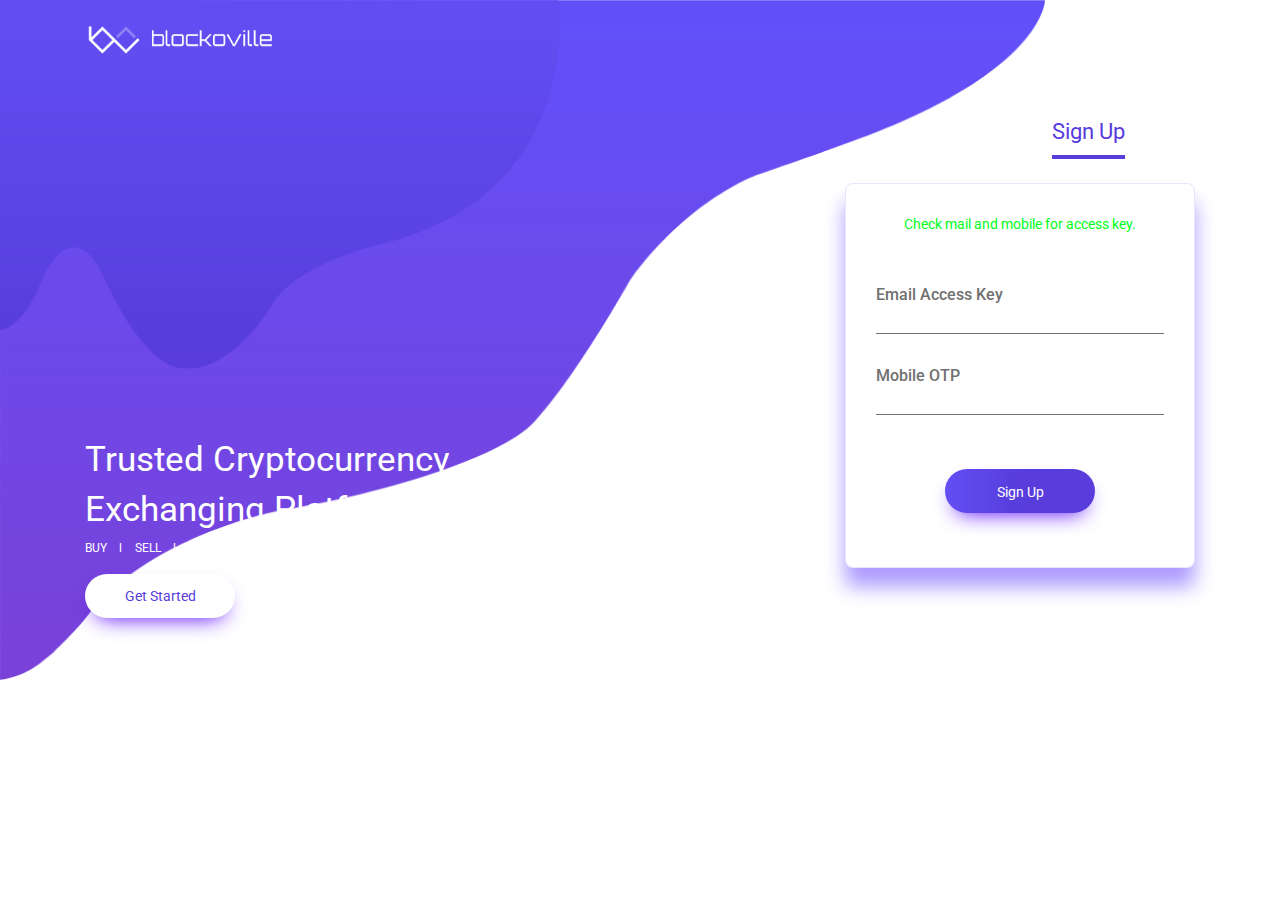
<file: signup-authentication.html>
<!DOCTYPE html>
<html>

<head>
    <meta charset="utf-8">
    <meta content="IE=edge" http-equiv="X-UA-Compatible">
    <meta content="width=device-width, initial-scale=1.0" name="viewport">
    <meta content="" name="description">
    <meta content="" name="keywords">
    <meta content="Qrolic Technologies" name="author">
    <title>BLOCKOVILLE</title>
    <!-- Bootstrap css -->
    <link href="css/bootstrap.min.css" media="screen" rel="stylesheet">
    <!-- Main custom css -->
    <link href="css/style.css" media="screen" rel="stylesheet">
    <link rel="stylesheet" href="css/responsive.css">
    <!-- HTML5 shim and Respond.js for IE8 support of HTML5 elements and media queries -->
    <!-- WARNING: Respond.js doesn't work if you view the page via file:// -->
    <!--[if lt IE 9]>
        <script src="https://oss.maxcdn.com/html5shiv/3.7.2/html5shiv.min.js"></script>
        <script src="https://oss.maxcdn.com/respond/1.4.2/respond.min.js"></script>
        <![endif]-->
</head>

<body>

    <!-- header start -->
    <section>
        <div class="heade-wrap left-bg">
            <div class="header-inner">
                <div class="navigation-wrap">
                    <div class="container">
                        <div class="navigation">
                            <nav class="navbar navbar-expand-lg">
                                <a class="navbar-brand" href="index.html">
                                    <img id="change-logo" src="images/logo/Blockoville_Logo_White.png" alt="">
                                </a>
                            </nav>
                        </div>

                    </div>
                </div>
                <div class="container">
                    <div class="header-bake">
                        <div class="home-wrap">
                            <div class="row">
                                <div class="col-md-6">
                                    <div class="common-title-wrap" >
                                        <div class="common-title white-title">
                                            <h1>Trusted Cryptocurrency<br>Exchanging Platform in Europe</h1>
                                            <div class="c-link">
                                                <a href="#" title="">
                                                    BUY &nbsp;&nbsp; l
                                                </a>
                                                <a href="#" title="">
                                                    SELL &nbsp;&nbsp; l
                                                </a>
                                                <a href="#" title="">
                                                    SEND &nbsp;&nbsp; l
                                                </a>
                                                <a href="#" title="">
                                                    RECEIVE &nbsp;&nbsp; l
                                                </a>
                                                <a href="#" title="">
                                                    SHOP
                                                </a>
                                            </div>
                                            <div class="getstart-btn">
                                                <a href="#" title="">
                                                    Get Started
                                                </a>
                                            </div>
                                        </div>
                                    </div>
                                </div>
                                <div class="col-md-6">
                                    <div class="home-submit" >
                                        <div class="home-inner">
                                           <div class="ft-title">
                                               <ul>
                                                   <li><a href="#" class="">&nbsp;</a></li>
                                                   <li><a href="#" class="active">Sign Up</a></li>
                                               </ul>
                                           </div>
                                            <form action="">
                                                <div class="form-wrap validation-form">
                                                    <div class="form-inner">
                                                        <p class="perot-error center">Check mail and mobile for access key.</p>
                                                        <div class="br-none">&nbsp;<br>&nbsp;</div>
                                                        <div class="input-group">
                                                            <label>Email Access Key</label>
                                                            <input type="text" class="input-field">
                                                        </div>
                                                        <div class="input-group">
                                                            <label>Mobile OTP</label>
                                                            <input type="number" class="input-field">
                                                        </div>
                                                        <div class="br-none">&nbsp;</div>
                                                        <div class="submit-group">
                                                            <button type="submit" class="submit-btn">
                                                                Sign Up
                                                            </button>
                                                        </div>
                                                        <div class="br-none">&nbsp;</div>
                                                    </div>
                                                </div>
                                            </form>
                                        </div>
                                    </div>
                                </div>
                            </div>
                        </div>
                    </div>
                </div>
            </div>
        </div>
    </section>
    <!-- header end -->



    <!-- Jquery Library File -->
    <script src="js/jquery-1.12.4.min.js "></script>
    <!-- Bootstrap js file -->
    <script src="js/bootstrap.min.js "></script>
    <!-- Main js file -->
    <script src="js/script.js "></script>

</body>

</html>
</file>
<file: css/style.css>
/* ----------------------------------------------------------------------------------------
* Author        : BLOCKOVILLE
* Template Name : Qrolic
* File          : Main CSS file
* Version       : 1.0
* ---------------------------------------------------------------------------------------- */
/* INDEX
----------------------------------------------------------------------------------------
01. General css
02. Header css
03. why choos us  css
04. user friendly  css
05. benefits  css
06. footer  css
07. FAQ  css
08. validation screen  css
-------------------------------------------------------------------------------------- */
/************************************/
/***** 	   01. General css		 ****/
/************************************/
@import url("https://fonts.googleapis.com/css?family=Roboto:100,100i,300,300i,400,400i,500,500i,700,700i,900,900i&display=swap");
body {
  font-size: 16px;
  color: #fff;
  font-family: "Roboto", sans-serif;
  overflow-x: hidden; }

h1,
h2,
h3,
h4,
h5,
h6,
p {
  margin-top: 0;
  margin-bottom: 0; }

h1,
h2,
h3,
h4,
h5,
h6 {
  font-weight: 400; }

img {
  max-width: 100%; }

input[type="number"]::-webkit-outer-spin-button, input[type="number"]::-webkit-inner-spin-button {
  -webkit-appearance: none;
  margin: 0; }

a:hover,
a {
  text-decoration: none;
  outline: 0; }

a:focus {
  text-decoration: none;
  outline: 0; }

::-moz-selection {
  background: #05cbfc;
  color: #fff; }

::selection {
  background: #05cbfc;
  color: #fff; }

ul {
  margin: 0px;
  padding: 0px;
  list-style: none; }

button:focus,
input:focus,
img:focus,
.slick-slide:focus,
textarea:focus,
input:focus {
  outline: none; }

.transition, .nav-link::after, .input-group .input-field {
  transition: 700ms; }

.center, .submit-group, .page-title, .wcu-content-img, .ufi-content, .benefits-title h2, .benefits-content, .payment-logos, .copyright {
  text-align: center; }

.bg-yellow {
  background: #F7B633; }

.bg-white {
  background: #fff; }

/************************************/
/***** 	   02. Header css		 ****/
/************************************/
.heade-wrap {
  position: relative; }
  .heade-wrap::after {
    position: absolute;
    content: '';
    background-repeat: no-repeat;
    z-index: -10;
    background-image: url(../images/Group-4400.png);
    height: 900px;
    width: 100%;
    top: 0;
    background-size: 100% 100%; }

.nav-link {
  color: #fff;
  position: relative;
  padding-left: 0px !important;
  padding-right: 0px !important; }
  .nav-link::after {
    position: absolute;
    content: '';
    width: 0;
    height: 4px;
    bottom: 0;
    background: #fff;
    left: 0; }
  .nav-link:hover::after {
    width: 100%; }

.navbar-brand {
  margin-right: 100px; }

li.nav-item {
  margin-right: 20px; }

.login-btn a {
  line-height: 40px;
  color: #5400FF;
  background: #fff;
  text-align: center;
  display: block;
  border-radius: 30px;
  width: 104px;
  height: 40px; }

.navigation-wrap {
  display: flex;
  align-items: center;
  justify-content: center;
  justify-content: space-between;
  transition: all 0.5s; }

.navbar-collapse {
  justify-content: space-between;
  transition: all 0.5s; }

.common-title h1 {
  font-size: 35px;
  color: #583CDC;
  line-height: 50px;
  font-weight: 400; }

.c-link a {
  font-size: 12px;
  color: rgba(84, 0, 255, 0.66);
  padding-right: 10px; }

a.navbar-brand img {
  width: 190px; }

.navbar {
  padding-left: 0px; }

.home-inner h2 {
  font-size: 22px; }
  .home-inner h2 span {
    font-size: 10px;
    float: right;
    padding-top: 10px; }

.pt-100 {
  padding-top: 100px; }

.home-inner {
  width: 350px;
  margin-left: auto; }

.form-wrap {
  margin-top: 20px; }

.form-inner {
  background: #fff;
  padding: 30px;
  -webkit-border-radius: 8px;
  -moz-border-radius: 8px;
  -ms-border-radius: 8px;
  -o-border-radius: 8px;
  border-radius: 8px;
  -webkit-box-shadow: 0 19px 20px #3900ae;
  -moz-box-shadow: 0 19px 20px #3900ae;
  -o-box-shadow: 0 19px 20px #3900ae;
  box-shadow: 0 19px 20px #3900ae; }

.input-group {
  margin-bottom: 30px; }
  .input-group label {
    width: 100%;
    color: #707070;
    font-weight: 500; }
  .input-group .input-field {
    width: 100%;
    border: none;
    border-bottom: 1px solid #707070; }
    .input-group .input-field:focus {
      border-color: #2D00FF; }
  .input-group:focus label {
    color: #2E2E2E; }

.input-number .number {
  width: 60px;
  padding-right: 20px;
  position: relative; }
  .input-number .number span {
    width: 40px;
    border-bottom: 1px solid #707070;
    color: #000;
    font-size: 14px; }
  .input-number .number select {
    border: none;
    padding: 2px;
    border-bottom: 1px solid #707070;
    height: 27px; }
.input-number .input-num {
  width: calc(100% - 60px); }

.submit-btn {
  width: 150px;
  height: 44px;
  line-height: 44px;
  font-size: 14px;
  text-align: center;
  color: #fff;
  border: none;
  border-radius: 50px;
  -webkit-box-shadow: 0px 10px 21px -10px #5400ff;
  -moz-box-shadow: 0px 10px 21px -10px #5400ff;
  box-shadow: 0px 10px 21px -10px #5400ff;
  display: block;
  background-image: linear-gradient(to left, #583cdc, #583cdc, #624ff3);
  margin: auto; }

.common-title-wrap {
  height: 100%;
  display: flex;
  justify-content: center;
  align-items: center;
  width: 100%;
  margin-top: 50px; }

.getstart-btn {
  margin-top: 15px; }
  .getstart-btn a {
    width: 150px;
    height: 44px;
    line-height: 44px;
    font-size: 14px;
    text-align: center;
    color: #fff;
    border: none;
    border-radius: 50px;
    -webkit-box-shadow: 0px 10px 21px -10px #5400ff;
    -moz-box-shadow: 0px 10px 21px -10px #5400ff;
    box-shadow: 0px 10px 21px -10px #5400ff;
    display: block;
    background-image: linear-gradient(to left, #583cdc, #583cdc, #624ff3); }

.logos {
  margin-top: 30px; }
  .logos a {
    width: 35px;
    height: 35px;
    -webkit-border-radius: 50%;
    -moz-border-radius: 50%;
    -ms-border-radius: 50%;
    -o-border-radius: 50%;
    border-radius: 50%;
    display: inline-block;
    margin-right: 10px; }

.home-wrap {
  padding: 20px 0px; }

.navigation, .login-btn {
  display: block; }

.login-btn {
  float: right;
  margin: 20px 0px; }

.fixed-header {
  position: fixed;
  width: 100%;
  top: 0;
  background: #fff;
  z-index: 999;
  -webkit-box-shadow: 0px 13px 12px rgba(0, 0, 0, 0.16);
  -moz-box-shadow: 0px 13px 12px rgba(0, 0, 0, 0.16);
  -o-box-shadow: 0px 13px 12px rgba(0, 0, 0, 0.16);
  box-shadow: 0px 13px 12px rgba(0, 0, 0, 0.16); }

.blue-after {
  color: #583CDC; }
  .blue-after::after {
    background: #583CDC; }

.primary-white {
  background: #583CDC !important;
  color: #fff !important; }

.menu-icon {
  display: block; }
  .menu-icon svg {
    width: 30px;
    fill: #fff; }

.fill-white svg {
  fill: #583CDC; }

.sec-bg::after {
  background-image: url(../images/faq-bg.png);
  height: 280px; }

.page-title {
  padding-top: 30px;
  padding-bottom: 60px; }
  .page-title h1 {
    font-size: 32px;
    margin-bottom: 20px; }
  .page-title p {
    font-size: 13px; }

/************************************/
/***** 	   03. why choos us  css		 ****/
/************************************/
.wcu-title h1 {
  color: #583CDC;
  font-size: 60px; }

.why-choose-us-inner {
  padding-top: 50px; }

.wcu-content-img {
  width: 70px;
  height: 70px;
  -webkit-border-radius: 50%;
  -moz-border-radius: 50%;
  -ms-border-radius: 50%;
  -o-border-radius: 50%;
  border-radius: 50%;
  background: #fff;
  -webkit-box-shadow: 3px 5px 16px rgba(121, 105, 230, 0.13);
  -moz-box-shadow: 3px 5px 16px rgba(121, 105, 230, 0.13);
  -o-box-shadow: 3px 5px 16px rgba(121, 105, 230, 0.13);
  box-shadow: 3px 5px 16px rgba(121, 105, 230, 0.13);
  margin-right: 50px;
  line-height: 70px; }

.w-content h5 {
  color: #131149;
  margin-bottom: 5px; }
.w-content p {
  font-size: 16px;
  color: #3A3864; }

.wcu-content {
  height: 100%;
  display: flex;
  justify-content: center;
  align-items: center;
  justify-content: flex-start; }

.wcu-content-inner {
  margin-bottom: 100px; }

.wcu-title {
  height: 100%;
  display: flex;
  justify-content: center;
  align-items: center;
  justify-content: flex-start; }

.why-choose-us-wrap {
  padding: 150px 0px 200px; }

/************************************/
/***** 	   04. user friendly  css		 ****/
/************************************/
.ufi-content h2 {
  font-size: 36px;
  color: #131149;
  font-weight: 400;
  margin: 20px 0px; }
.ufi-content p {
  font-size: 16px;
  color: #3A3864; }

.ufi-content .wcu-content-img {
  margin: auto; }

.ufi-wrap {
  background: #F3F1FF;
  position: relative; }
  .ufi-wrap::before {
    position: absolute;
    content: '';
    background-repeat: no-repeat;
    z-index: -10;
    background-image: url(../images/Group-4406.png);
    width: 500px;
    height: 270px;
    left: -80px;
    top: -150px;
    z-index: 10; }
  .ufi-wrap::after {
    position: absolute;
    content: '';
    background-repeat: no-repeat;
    background-image: url(../images/graphic.png);
    width: 875px;
    height: 270px;
    right: 0px;
    bottom: -195px; }

.ufi-inner {
  padding: 100px 0px; }
  .ufi-inner::after {
    position: absolute;
    content: '';
    background-repeat: no-repeat;
    background-image: url(../images/Group-4421.png);
    width: 390px;
    height: 406px;
    right: 0;
    bottom: -45px;
    z-index: 9; }

.signup-btn a {
  width: 150px;
  height: 44px;
  line-height: 44px;
  font-size: 14px;
  text-align: center;
  color: #fff;
  border: none;
  border-radius: 50px;
  -webkit-box-shadow: 0px 10px 21px -10px #5400ff;
  -moz-box-shadow: 0px 10px 21px -10px #5400ff;
  box-shadow: 0px 10px 21px -10px #5400ff;
  display: block;
  background-image: linear-gradient(to left, #583cdc, #583cdc, #624ff3);
  margin: auto;
  margin-top: 20px; }

/************************************/
/***** 	   05. benefits  css		 ****/
/************************************/
.benefits-title h2 {
  font-size: 36px;
  color: #583CDC;
  margin-bottom: 50px; }

.invest-today-wrap, .our-product-wrap {
  max-width: 1200px;
  margin: auto; }

.benefits-img {
  width: 65px;
  height: 65px;
  -webkit-border-radius: 50%;
  -moz-border-radius: 50%;
  -ms-border-radius: 50%;
  -o-border-radius: 50%;
  border-radius: 50%;
  margin: auto;
  background: #F8F8FF;
  display: flex;
  align-items: center;
  justify-content: center; }

.benefits-content h5 {
  color: #333333;
  margin: 20px 0px; }
.benefits-content p {
  color: #555555;
  font-size: 14px; }

.benefits-wrap {
  padding: 300px 0px 100px; }

.b-common-content-wrap {
  position: relative; }
  .b-common-content-wrap::before {
    position: absolute;
    content: '';
    background-repeat: no-repeat;
    z-index: -10;
    background-image: url(../images/Shape-BG.png);
    left: -50px;
    width: 100%;
    height: 680px;
    background-size: 100% 100%; }

.our-product-content {
  position: relative; }
  .our-product-content::after {
    position: absolute;
    content: '';
    background-repeat: no-repeat;
    z-index: -10;
    background-image: url(../images/Shape-BG-1.png);
    right: -50px;
    width: 100%;
    height: 680px;
    top: 0;
    background-size: 100% 100%; }

.b-common-content span {
  color: #20ADD0;
  font-weight: 500; }
.b-common-content h2 {
  color: #7969E6;
  font-size: 36px;
  margin: 20px 0px; }
.b-common-content p {
  font-size: 16px;
  color: #3A3864; }
.b-common-content .getstart-btn {
  margin-top: 30px; }

.our-product-content .b-common-content {
  padding: 230px 0px 230px 120px; }

.b-common-content {
  padding: 170px 0px 170px 30px; }

.invest-big-img {
  padding-right: 50px; }

.invest-big-img {
  height: 100%;
  display: flex;
  justify-content: center;
  align-items: center; }

.common-title input {
  width: 350px;
  height: 40px;
  padding: 5px 20px;
  border-color: #7969E6;
  -webkit-border-radius: 5px;
  -moz-border-radius: 5px;
  -ms-border-radius: 5px;
  -o-border-radius: 5px;
  border-radius: 5px;
  margin-top: 50px; }
  .common-title input::placeholder {
    color: #7969E6; }

.the-future-wrap {
  padding: 100px 0px; }
  .the-future-wrap .future-content {
    height: 100%;
    display: flex;
    justify-content: center;
    align-items: center;
    justify-content: flex-start; }

.yellow-shadow {
  -webkit-box-shadow: 0 16px 28px rgba(175, 41, 14, 0.22) !important;
  -moz-box-shadow: 0 16px 28px rgba(175, 41, 14, 0.22) !important;
  -o-box-shadow: 0 16px 28px rgba(175, 41, 14, 0.22) !important;
  box-shadow: 0 16px 28px rgba(175, 41, 14, 0.22) !important; }

.payment-logos a {
  display: inline-block;
  margin: 0px 20px; }

.client-img {
  position: relative;
  display: inline-block; }

.client-img-wrap {
  height: 100%;
  display: flex;
  justify-content: center;
  align-items: center;
  justify-content: space-around; }

.c-image-bake {
  position: absolute;
  top: 0;
  width: 100%;
  height: 100%; }

.c-image-inner {
  position: relative;
  width: 100%;
  height: 100%; }
  .c-image-inner img {
    position: absolute;
    width: 80px;
    height: 80px;
    -webkit-border-radius: 50%;
    -moz-border-radius: 50%;
    -ms-border-radius: 50%;
    -o-border-radius: 50%;
    border-radius: 50%;
    object-fit: cover;
    -webkit-box-shadow: 3px 5px 16px rgba(121, 105, 230, 0.13);
    -moz-box-shadow: 3px 5px 16px rgba(121, 105, 230, 0.13);
    -o-box-shadow: 3px 5px 16px rgba(121, 105, 230, 0.13);
    box-shadow: 3px 5px 16px rgba(121, 105, 230, 0.13); }
  .c-image-inner .i-1 {
    bottom: 70px;
    left: 100px; }
  .c-image-inner .i-2 {
    width: 68px;
    height: 68px;
    top: 125px;
    left: 177px; }
  .c-image-inner .i-3 {
    width: 85px;
    height: 85px;
    top: 170px;
    right: 50px; }
  .c-image-inner .i-4 {
    width: 95px;
    height: 95px;
    bottom: 190px;
    left: -46px; }
  .c-image-inner .i-5 {
    width: 95px;
    height: 95px;
    bottom: -7px;
    right: 70px; }
  .c-image-inner .i-6 {
    width: 95px;
    height: 95px;
    top: -30px;
    right: 100px; }

/************************************/
/***** 	   06. footer  css		 ****/
/************************************/
.footer-wrap {
  background-image: url(../images/Shape-1274.png);
  background-repeat: no-repeat;
  background-size: cover;
  padding-top: 250px; }

.footer-content h3 {
  margin-bottom: 30px;
  font-size: 30px; }
.footer-content p {
  font-size: 16px;
  font-weight: 200; }

.social-icons {
  margin-top: 30px; }
  .social-icons a {
    display: inline-block;
    margin-right: 10px; }

.contact-us h5 {
  margin-bottom: 30px;
  font-size: 15px; }
.contact-us .c-group {
  display: flex;
  margin-bottom: 30px; }
  .contact-us .c-group p {
    font-size: 16px;
    font-weight: 200; }
  .contact-us .c-group .c-image {
    margin-right: 20px; }

.q-links ul li {
  margin-bottom: 20px; }
  .q-links ul li a {
    font-size: 16px;
    font-weight: 200;
    color: #fff; }

.copyright p {
  color: #D9DEFF;
  font-size: 16px;
  font-weight: 200; }

.footer-sec {
  margin-top: 60px;
  padding: 50px 0px 100px;
  border-top: 1px solid #D9DEFF; }

/************************************/
/***** 	   07. FAQ  css		 ****/
/************************************/
.gs-link ul li {
  line-height: 30px; }
  .gs-link ul li a {
    font-size: 18px;
    color: #2d2d2d;
    font-weight: 700;
    font-family: "Roboto", sans-serif; }
  .gs-link ul li a.active {
    color: #583CDC; }

.gs-wrap {
  padding: 50px 0px; }

.gs-title h2 {
  font-size: 23px;
  color: #583CDC;
  margin-bottom: 20px; }

.quick-group {
  margin-bottom: 30px; }
  .quick-group:nth-last-of-type(1) {
    margin-bottom: 0px; }
  .quick-group h4 {
    font-size: 16px;
    font-weight: 700;
    color: #333333;
    font-family: "Roboto", sans-serif;
    margin-bottom: 10px; }
  .quick-group p {
    font-size: 15px;
    font-weight: 400;
    color: #858585;
    font-family: "Roboto", sans-serif; }

/************************************/
/***** 	   08. validation screen  css		 ****/
/************************************/
.left-bg::after {
  background-image: url(../images/left-shap.png);
  height: 680px;
  background-size: contain; }
.left-bg .common-title-wrap {
  align-items: end;
  justify-content: flex-start; }

.white-title h1, .white-title .c-link a {
  color: #fff; }
.white-title .getstart-btn a {
  background: #fff;
  color: #583CDC; }

.validation-form .form-inner {
  -webkit-box-shadow: 0 19px 20px #ad9bff;
  -moz-box-shadow: 0 19px 20px #ad9bff;
  -o-box-shadow: 0 19px 20px #ad9bff;
  box-shadow: 0 19px 20px #ad9bff;
  border: 1px solid rgba(173, 155, 255, 0.27); }

.ft-title ul {
  padding: 15px 70px;
  display: flex;
  justify-content: space-between; }
  .ft-title ul li {
    display: inline-block; }
    .ft-title ul li a {
      font-size: 22px;
      color: #583CDC;
      font-weight: 400;
      font-family: "Roboto", sans-serif;
      opacity: 0.5;
      position: relative;
      cursor: pointer; }
    .ft-title ul li a.is-selected, .ft-title ul li a.active {
      opacity: 1; }
      .ft-title ul li a.is-selected::after, .ft-title ul li a.active::after {
        position: absolute;
        content: '';
        width: 100%;
        height: 4px;
        background: #583CDC;
        left: 0;
        bottom: -15px; }

.forgot-pass-link {
  text-align: right;
  width: 100%;
  padding-top: 10px; }
  .forgot-pass-link a {
    font-size: 12px;
    color: #e90000;
    opacity: 0.7; }

.tab-content.is-selected {
  display: block; }

.tab-content {
  display: none; }

.form-inner-title h3 {
  color: #583CDC;
  font-size: 20px; }

.reset-pass {
  margin-top: 80px; }

.res-mar .submit-group .submit-btn {
  margin: 0px; }

.input-group.active label {
  color: #2e2e2e; }

.left-bg {
  max-width: 1400px;
  margin: auto; }

.perot-error {
  color: #00ff19;
  font-size: 14px; }

.red-big-error {
  color: #ff0000;
  font-size: 20px;
  opacity: 0.6;
  margin-top: 20px; }

/*# sourceMappingURL=style.css.map */
</file>
<file: css/responsive.css>
@import url("https://fonts.googleapis.com/css?family=Roboto:100,100i,300,300i,400,400i,500,500i,700,700i,900,900i&display=swap");
@media screen and (max-width: 3840px) and (min-width: 2160px) {
  .footer-wrap {
    padding-top: 500px; } }
@media screen and (max-width: 2160px) and (min-width: 1400px) {
  .footer-wrap {
    padding-top: 300px; } }
@media screen and (max-width: 991px) {
  .login-btn {
    float: left; }

  .w-content h5 br,
  .w-content p br,
  .b-common-content p br,
  .common-title h1 br,
  .footer-content p br {
    display: none; }

  .wcu-content-img {
    margin-right: 20px;
    width: 150px; }

  .wcu-title h1 {
    font-size: 45px; }

  img.round-image {
    width: 400px; }

  .common-title input {
    width: 300px; }

  .b-common-content-wrap::before {
    left: -15px; }

  .common-title h1 {
    font-size: 30px;
    line-height: 42px; }

  .ufi-content .wcu-content-img {
    width: 70px; }

  .home-inner {
    width: 100%; }

  .home-inner h2 {
    font-size: 20px; }
    .home-inner h2 span {
      float: right; }

  .form-inner {
    box-shadow: 0 4px 9px #3900ae; }

  .navbar {
    padding-right: 0px; }

  .navbar-toggler {
    padding: 0px; }

  .white-title h1 {
    font-size: 28px; }

  .left-bg::after {
    background-size: 78% 100%; }

  .page-title p {
    font-size: 10px; } }
@media screen and (max-width: 768px) {
  .heade-wrap::after {
    height: 600px; }

  .ufi-wrap::before {
    background-size: contain;
    width: 350px;
    height: 200px;
    top: -100px; }

  .ufi-inner::after {
    background-size: contain;
    width: 250px;
    height: 300px;
    bottom: -60px; }

  .ufi-wrap::after {
    background-size: contain;
    width: 600px;
    height: 200px;
    bottom: -140px; }

  .b-common-content {
    padding: 100px 0px 100px 15px; }

  .our-product-content .b-common-content {
    padding: 130px 0px 130px 40px; }

  .b-common-content h2 {
    font-size: 28px;
    margin: 10px 0px; }

  .b-common-content p {
    font-size: 13px; }

  .b-common-content-wrap::before {
    height: 520px; }

  .our-product-content::after {
    right: -15px;
    height: 430px;
    background-size: 100% 100%; }

  img.round-image {
    width: 270px; }

  .c-image-inner .i-6 {
    width: 65px;
    height: 65px;
    top: -24px;
    right: 55px; }

  .c-image-inner .i-4 {
    width: 65px;
    height: 63px;
    bottom: 95px;
    left: -33px; }

  .c-image-inner .i-1 {
    width: 50px;
    height: 50px;
    bottom: 48px;
    left: 50px; }

  .c-image-inner .i-5 {
    width: 65px;
    height: 65px;
    bottom: -17px;
    right: 50px; }

  .c-image-inner .i-3 {
    width: 60px;
    height: 60px;
    top: 100px;
    right: 27px; }

  .c-image-inner .i-2 {
    width: 45px;
    height: 45px;
    top: 80px;
    left: 105px; }

  .page-title p {
    font-size: 8px; }

  .page-title h1 {
    font-size: 25px;
    margin-bottom: 10px; }

  .sec-bg::after {
    height: 280px; } }
@media screen and (max-width: 767px) {
  .wcu-content-img {
    width: 70px; }

  .common-title-wrap {
    margin-top: 0px; }

  .home-inner h2 {
    color: #583CDC; }

  .home-submit {
    padding-top: 50px; }

  .wcu-title h1 br {
    display: none; }

  .wcu-content-inner {
    margin-bottom: 0px; }

  .wcu-content {
    margin-top: 30px; }

  .why-choose-us-wrap {
    padding: 50px 0px 200px; }

  .benefits-wrap {
    padding: 200px 0px 100px; }

  .benefits-content {
    margin-bottom: 30px; }

  .invest-today-wrap, .our-product-wrap {
    max-width: 540px;
    margin: auto;
    padding: 0px 15px; }

  .b-common-content-wrap::before {
    height: 400px; }

  .b-common-content {
    padding: 100px 50px 100px 50px; }

  .our-product-wrap {
    margin-top: 100px; }

  .client-img-inner {
    margin: auto; }

  .our-product-content::after {
    height: 350px; }

  .our-product-content .b-common-content {
    padding: 80px 50px 80px 50px; }

  .our-product-content {
    margin-top: 50px; }

  .future-image {
    margin-top: 50px; }

  .payment-logos a {
    margin: 0px 10px; }

  .footer-wrap {
    padding-top: 200px; }

  .footer-content {
    margin-bottom: 50px; }

  .invest-big-img {
    padding-right: 0px; }

  .form-inner {
    box-shadow: 0px 10px 22px -15px #5400ff; }

  .left-bg::after {
    background-size: 117% 76%; } }
@media screen and (max-width: 575px) {
  .ufi-inner::after {
    width: 178px;
    height: 190px;
    bottom: -20px; }

  .ufi-wrap::before {
    width: 200px;
    height: 200px;
    top: -50px; }

  .ufi-wrap::after {
    width: 400px;
    height: 133px;
    bottom: -94px; }

  .footer-wrap {
    padding-top: 100px; }

  .q-links.contact-us {
    margin-top: 20px; }

  .contact-us h5, .contact-us .c-group {
    margin-bottom: 15px; }

  .q-links ul li {
    margin-bottom: 10px; }

  .copyright p {
    font-size: 13px; }

  .left-bg::after {
    background-size: 130% 72%; }

  .sec-bg::after {
    height: 230px; }

  .page-title h1 {
    font-size: 19px; }

  .page-title p {
    font-size: 5px; } }
@media screen and (max-width: 420px) {
  .b-common-content {
    padding: 100px 0px 100px 0px; }

  .ufi-content p br {
    display: none; }

  .navbar-brand {
    margin-right: 0px; }

  .common-title h1 {
    font-size: 26px;
    line-height: 33px; }

  .payment-logos a {
    margin-bottom: 20px; }

  .form-inner {
    box-shadow: 0 5px 15px -5px #3900ae; }

  .footer-sec {
    padding: 30px 0px 30px;
    margin-top: 20px; }

  .heade-wrap::after {
    background-size: contain; }

  .wcu-title h1, .benefits-title h2 {
    font-size: 30px; }

  .ufi-content h2 {
    font-size: 25px; }

  .navigation-wrap .container {
    padding: 0px; }

  .navbar-toggler {
    padding-right: 15px; }

  .navbar-brand {
    padding-left: 15px; }

  .navbar-collapse {
    padding: 0px 15px; }

  .left-bg::after {
    background-size: 145% 72%; }

  .sec-bg::after {
    height: 220px;
    background-size: 100% 82%; }

  .page-title h1 {
    font-size: 12px;
    margin-bottom: 5px; }

  .page-title {
    padding-top: 10px;
    padding-bottom: 40px; }

  .page-title p {
    font-size: 4px; } }

/*# sourceMappingURL=responsive.css.map */
</file>
